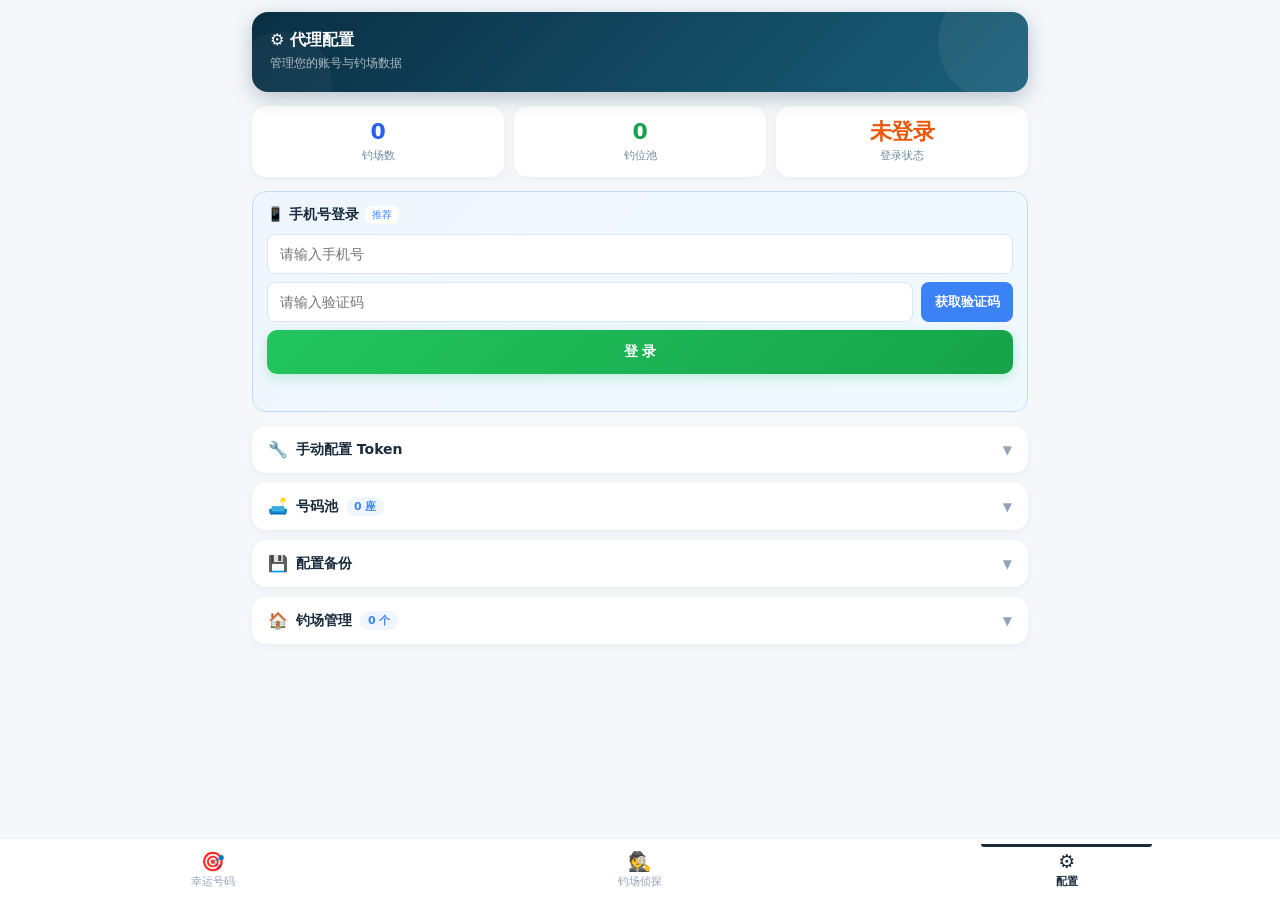
<file: app/src/main/assets/pages/config.html>
<!DOCTYPE html>
<html lang="zh-CN">
<head>
    <meta charset="UTF-8">
    <meta name="viewport" content="width=device-width,initial-scale=1.0,maximum-scale=1.0,user-scalable=no">
    <title>配置 - 渔榜助手</title>
    <style>
        * { margin: 0; padding: 0; box-sizing: border-box; font-family: system-ui, -apple-system, 'Segoe UI', Roboto, sans-serif; -webkit-tap-highlight-color: transparent; outline: none; }
        body { background: #f5f7fa; min-height: 100vh; display: flex; justify-content: center; align-items: flex-start; }
        .app-container { max-width: 800px; width: 100%; padding: 12px 12px 100px; }

        /* ============================================================ */
        /* 仪表盘顶栏 */
        /* ============================================================ */
        .dashboard-header {
            background: linear-gradient(135deg, #0a2f44, #1a5f7a);
            border-radius: 16px;
            padding: 18px 18px 20px;
            margin-bottom: 14px;
            box-shadow: 0 6px 20px rgba(10,47,68,0.25);
            position: relative;
            overflow: hidden;
        }
        .dashboard-header::before {
            content: '';
            position: absolute;
            top: -30px; right: -30px;
            width: 120px; height: 120px;
            border-radius: 50%;
            background: rgba(255,255,255,0.06);
        }
        .dashboard-header::after {
            content: '';
            position: absolute;
            bottom: -40px; left: -20px;
            width: 100px; height: 100px;
            border-radius: 50%;
            background: rgba(255,255,255,0.04);
        }
        .dashboard-header .greeting {
            color: #fff;
            font-size: 16px;
            font-weight: 700;
            margin-bottom: 4px;
            position: relative;
            z-index: 1;
        }
        .dashboard-header .sub-greeting {
            color: rgba(255,255,255,0.65);
            font-size: 12px;
            position: relative;
            z-index: 1;
        }

        /* ============================================================ */
        /* 统计卡片 */
        /* ============================================================ */
        .stats-grid {
            display: grid;
            grid-template-columns: repeat(3, 1fr);
            gap: 10px;
            margin-bottom: 14px;
        }
        .stat-card {
            background: #fff;
            border-radius: 14px;
            padding: 14px 10px;
            text-align: center;
            box-shadow: 0 2px 8px rgba(0,0,0,0.05);
            transition: transform .15s;
        }
        .stat-card:active { transform: scale(0.97); }
        .stat-card .stat-num {
            font-size: 22px;
            font-weight: 800;
            line-height: 1.1;
            letter-spacing: -0.5px;
        }
        .stat-card .stat-label {
            font-size: 11px;
            color: #6b8ba0;
            margin-top: 4px;
        }
        .stat-card.blue .stat-num { color: #2563eb; }
        .stat-card.green .stat-num { color: #16a34a; }
        .stat-card.orange .stat-num { color: #ea580c; }
        .stat-card.gray .stat-num { color: #64748b; }

        /* ============================================================ */
        /* 用户信息条（已登录时显示） */
        /* ============================================================ */
        .user-bar {
            background: #fff;
            border-radius: 14px;
            padding: 12px 14px;
            margin-bottom: 14px;
            box-shadow: 0 2px 8px rgba(0,0,0,0.05);
            display: flex;
            align-items: center;
            gap: 12px;
        }
        .user-bar .avatar {
            width: 44px; height: 44px;
            border-radius: 50%;
            background: linear-gradient(135deg, #3b82f6, #2563eb);
            display: flex; align-items: center; justify-content: center;
            color: #fff; font-size: 20px;
            flex-shrink: 0;
            overflow: hidden;
        }
        .user-bar .avatar img {
            width: 100%; height: 100%;
            object-fit: cover;
        }
        .user-bar .user-meta {
            flex: 1; min-width: 0;
        }
        .user-bar .user-meta .name {
            font-size: 15px; font-weight: 700; color: #1a2b3c;
            white-space: nowrap; overflow: hidden; text-overflow: ellipsis;
        }
        .user-bar .user-meta .account {
            font-size: 12px; color: #8a99aa;
            font-family: monospace;
            margin-top: 2px;
        }
        .user-bar .btn-logout {
            background: #fef2f2;
            color: #dc2626;
            border: 1px solid #fecaca;
            border-radius: 8px;
            padding: 8px 14px;
            font-size: 13px;
            font-weight: 600;
            cursor: pointer;
            min-height: 36px;
            flex-shrink: 0;
        }
        .user-bar .btn-logout:active { background: #fee2e2; }

        /* ============================================================ */
        /* 登录区 */
        /* ============================================================ */
        .login-card {
            background: linear-gradient(135deg, #eff6ff, #f0f9ff);
            border: 1.5px solid #bfdbfe;
            border-radius: 14px;
            padding: 14px;
            margin-bottom: 14px;
        }
        .login-card .login-head {
            display: flex;
            justify-content: space-between;
            align-items: center;
            margin-bottom: 10px;
        }
        .login-card .login-title {
            font-size: 13.5px;
            font-weight: 700;
            color: #1a2b3c;
            display: flex; align-items: center; gap: 6px;
        }
        .login-card .login-title .tag {
            font-size: 10px;
            font-weight: 500;
            color: #3b82f6;
            background: #fff;
            padding: 2px 7px;
            border-radius: 6px;
        }
        .login-card .login-row {
            display: flex;
            gap: 8px;
            margin-bottom: 8px;
        }
        .login-card .login-row:last-child { margin-bottom: 0; }
        .login-card input {
            flex: 1;
            min-width: 0;
            padding: 9px 12px;
            border: 1px solid #dce4ec;
            border-radius: 8px;
            font-size: 14px;
            background: #fff;
            outline: none;
            color: #1a2b3c;
            min-height: 40px;
        }
        .login-card input:focus {
            border-color: #3b82f6;
            box-shadow: 0 0 0 3px rgba(59,130,246,0.1);
        }
        .login-card .btn-send-sms {
            padding: 0 12px;
            border: none;
            border-radius: 8px;
            background: #3b82f6;
            color: #fff;
            font-weight: 600;
            font-size: 12.5px;
            cursor: pointer;
            white-space: nowrap;
            min-height: 40px;
            min-width: 92px;
        }
        .login-card .btn-send-sms:active { opacity: 0.85; }
        .login-card .btn-send-sms:disabled { opacity: 0.5; cursor: not-allowed; }
        .login-card .btn-login {
            width: 100%;
            padding: 11px;
            border: none;
            border-radius: 10px;
            background: linear-gradient(135deg, #22c55e, #16a34a);
            color: #fff;
            font-weight: 700;
            font-size: 14px;
            cursor: pointer;
            min-height: 44px;
            box-shadow: 0 4px 12px rgba(34,197,94,0.25);
            transition: transform .12s;
        }
        .login-card .btn-login:active { transform: scale(0.97); }
        .login-card .btn-login:disabled { opacity: 0.5; cursor: not-allowed; transform: none; box-shadow: none; }
        .login-card .login-status {
            margin-top: 8px;
            font-size: 12px;
            color: #67798c;
            text-align: center;
            min-height: 15px;
        }
        .login-card .login-status.error { color: #dc2626; }
        .login-card .login-status.success { color: #16a34a; }

        /* ============================================================ */
        /* 折叠区块 */
        /* ============================================================ */
        .section-fold {
            background: #fff;
            border-radius: 14px;
            margin-bottom: 10px;
            box-shadow: 0 2px 8px rgba(0,0,0,0.05);
            overflow: hidden;
        }
        .section-fold .fold-head {
            display: flex;
            justify-content: space-between;
            align-items: center;
            padding: 14px 16px;
            cursor: pointer;
            user-select: none;
            transition: background .2s ease;
        }
        .section-fold .fold-head:active { background: #f8fafc; }
        .section-fold .fold-title {
            font-size: 14px;
            font-weight: 700;
            color: #1a2b3c;
            display: flex;
            align-items: center;
            gap: 8px;
        }
        .section-fold .fold-title .icon { font-size: 16px; }
        .section-fold .fold-title .badge {
            font-size: 11px;
            color: #3b82f6;
            background: #eff6ff;
            padding: 2px 8px;
            border-radius: 10px;
            font-weight: 600;
        }
        .section-fold .fold-arrow {
            color: #94a3b8;
            font-size: 12px;
            transition: transform .35s cubic-bezier(.22,.61,.36,1);
        }
        .section-fold .fold-arrow.open { transform: rotate(180deg); }
        .section-fold .fold-body {
            max-height: 0;
            overflow: hidden;
            transition: max-height .35s cubic-bezier(.22,.61,.36,1), padding .35s cubic-bezier(.22,.61,.36,1);
            padding: 0 16px;
        }
        .section-fold .fold-body.open { padding: 0 16px 16px; }

        /* ============================================================ */
        /* 表单 */
        /* ============================================================ */
        .field { margin-bottom: 14px; }
        .field label { display: block; font-size: 13px; font-weight: 600; color: #334455; margin-bottom: 6px; }
        .field textarea,
        .field input {
            width: 100%;
            padding: 10px 12px;
            border: 1px solid #dce4ec;
            border-radius: 8px;
            font-size: 13px;
            font-family: monospace;
            background: #f8fafc;
            min-height: 42px;
            resize: vertical;
            outline: none;
            color: #1a2b3c;
        }
        .field textarea:focus,
        .field input:focus { border-color: #3b82f6; background: #fff; }
        .field .hint { font-size: 11px; color: #8a99aa; margin-top: 5px; }

        .actions { display: flex; gap: 8px; flex-wrap: wrap; margin-top: 6px; }
        .actions button {
            padding: 10px 16px;
            border-radius: 8px;
            border: none;
            font-weight: 600;
            font-size: 13px;
            cursor: pointer;
            flex: 1;
            min-width: 80px;
            min-height: 44px;
            transition: opacity .2s, background .2s;
        }
        .actions .btn-save { background: #3b82f6; color: #fff; }
        .actions .btn-save.saved { background: #22c55e; }
        .actions .btn-save.failed { background: #ef4444; }
        .actions .btn-test { background: #22c55e; color: #fff; }
        .actions button:active { opacity: 0.85; }
        .actions button:disabled { opacity: 0.5; cursor: not-allowed; }

        /* 状态提示 */
        .status-msg { margin-top: 12px; padding: 9px 12px; border-radius: 8px; font-size: 12.5px; display: none; }
        .status-msg.success { display: block; background: #e6f7ed; color: #1a7a44; animation: statusFadeIn .3s ease; }
        .status-msg.error { display: block; background: #fde8e8; color: #b33a3a; animation: statusFadeIn .3s ease; }
        .status-msg.info { display: block; background: #e3edf7; color: #1a5f7a; animation: statusFadeIn .3s ease; }
        @keyframes statusFadeIn {
            from { opacity: 0; transform: translateY(-4px); }
            to { opacity: 1; transform: translateY(0); }
        }

        .btn-row { display: flex; gap: 8px; flex-wrap: wrap; }
        .btn-row button {
            flex: 1;
            min-width: 120px;
            padding: 11px 16px;
            border-radius: 8px;
            border: none;
            font-weight: 600;
            font-size: 13px;
            cursor: pointer;
            min-height: 44px;
            color: #fff;
            transition: background .2s, opacity .2s;
        }
        .btn-row .btn-auto-venues { background: #8b5cf6; }
        .btn-row .btn-refresh-pool { background: #f59e0b; }
        .btn-row .btn-export { background: #0ea5e9; }
        .btn-row .btn-export.ok { background: #22c55e; }
        .btn-row .btn-export.fail { background: #ef4444; }
        .btn-row .btn-import { background: #14b8a6; }
        .btn-row button:disabled { opacity: 0.5; cursor: not-allowed; }
        .btn-row button:active:not(:disabled) { opacity: 0.85; }

        /* 【新增】推送到服务器按钮 */
        .btn-push-server {
            width: 100%;
            padding: 12px 16px;
            border-radius: 10px;
            border: none;
            font-weight: 700;
            font-size: 14px;
            cursor: pointer;
            min-height: 48px;
            color: #fff;
            background: linear-gradient(135deg, #ec4899, #db2777);
            box-shadow: 0 4px 12px rgba(236,72,153,0.25);
            transition: transform .12s, opacity .2s;
            display: flex;
            align-items: center;
            justify-content: center;
            gap: 6px;
        }
        .btn-push-server:active:not(:disabled) { transform: scale(0.97); }
        .btn-push-server:disabled { opacity: 0.5; cursor: not-allowed; transform: none; box-shadow: none; }
        .btn-push-server.ok { background: linear-gradient(135deg, #22c55e, #16a34a); box-shadow: 0 4px 12px rgba(34,197,94,0.25); }
        .btn-push-server.fail { background: linear-gradient(135deg, #ef4444, #dc2626); box-shadow: 0 4px 12px rgba(239,68,68,0.25); }

        .block-hint { font-size: 11px; color: #8a99aa; margin-top: 8px; line-height: 1.5; }

        /* ============================================================ */
        /* 钓场管理 */
        /* ============================================================ */
        .venue-mgr-add { display: flex; flex-direction: column; gap: 8px; margin-bottom: 12px; }
        .venue-mgr-add input {
            width: 100%;
            padding: 10px 12px;
            border: 1px solid #dce4ec;
            border-radius: 8px;
            font-size: 13px;
            background: #f8fafc;
            min-height: 44px;
        }
        .venue-mgr-add .btn-add {
            align-self: flex-end;
            background: #22c55e;
            color: #fff;
            border: none;
            border-radius: 8px;
            padding: 9px 22px;
            font-weight: 600;
            font-size: 13px;
            cursor: pointer;
            min-height: 44px;
        }
        .btn-pick-from-orders {
            background: linear-gradient(135deg, #8b5cf6, #7c3aed);
            color: #fff;
            border: none;
            border-radius: 8px;
            padding: 11px 16px;
            font-weight: 600;
            font-size: 13px;
            cursor: pointer;
            min-height: 44px;
            margin-bottom: 12px;
            width: 100%;
            display: flex;
            align-items: center;
            justify-content: center;
            gap: 6px;
        }
        .btn-pick-from-orders:active { transform: scale(0.97); }
        .btn-pick-from-orders:disabled { opacity: 0.5; cursor: not-allowed; transform: none; }

        .venue-mgr-list { display: flex; flex-direction: column; gap: 6px; max-height: 40vh; overflow-y: auto; }
        .venue-mgr-item {
            background: #f8fafc;
            border-radius: 8px;
            padding: 12px 14px;
            display: flex;
            justify-content: space-between;
            align-items: center;
        }
        .venue-mgr-item .info { display: flex; flex-direction: column; gap: 2px; flex: 1; min-width: 0; }
        .venue-mgr-item .info .name { font-weight: 600; color: #1a2b3c; font-size: 14px; }
        .venue-mgr-item .info .order-id { color: #8a99aa; font-size: 11px; font-family: monospace; }
        .venue-mgr-item .btn-del {
            background: #ef4444;
            color: #fff;
            border: none;
            border-radius: 6px;
            padding: 6px 14px;
            font-size: 12px;
            font-weight: 600;
            cursor: pointer;
            min-height: 36px;
        }
        .venue-mgr-empty, .venue-mgr-loading { text-align: center; padding: 20px; color: #8a99aa; font-size: 13px; }

        /* ============================================================ */
        /* 订单选择弹层 */
        /* ============================================================ */
        .order-picker-overlay {
            position: fixed; inset: 0;
            background: rgba(8,15,25,0.55);
            backdrop-filter: blur(4px);
            -webkit-backdrop-filter: blur(4px);
            z-index: 2500;
            display: flex;
            align-items: flex-end;
            justify-content: center;
            opacity: 0;
            transition: opacity .25s ease;
            pointer-events: none;
        }
        .order-picker-overlay.show { opacity: 1; pointer-events: auto; }
        .order-picker-panel {
            background: #fff;
            border-radius: 22px 22px 0 0;
            width: 100%;
            max-width: 560px;
            max-height: 78vh;
            display: flex;
            flex-direction: column;
            transform: translateY(100%);
            transition: transform .32s cubic-bezier(.32,.72,0,1);
            padding: 8px 0 0;
        }
        .order-picker-overlay.show .order-picker-panel { transform: translateY(0); }
        .order-picker-panel .sheet-handle {
            width: 38px; height: 5px;
            border-radius: 3px;
            background: #e2e8f0;
            margin: 6px auto 12px;
            flex-shrink: 0;
        }
        .order-picker-panel .panel-title {
            display: flex; justify-content: space-between; align-items: center;
            padding: 0 20px 12px;
            border-bottom: 1px solid #eef2f6;
            font-size: 15px; font-weight: 700; color: #1a2b3c;
            flex-shrink: 0;
        }
        .order-picker-panel .panel-title .close-x {
            background: #f1f5f9; border: none; color: #64748b;
            width: 30px; height: 30px; border-radius: 50%;
            font-size: 16px; cursor: pointer;
            display: flex; align-items: center; justify-content: center;
        }
        .order-picker-panel .order-list {
            flex: 1;
            overflow-y: auto;
            padding: 10px 16px 24px;
            -webkit-overflow-scrolling: touch;
        }
        .order-picker-panel .order-item {
            background: #f8fafc;
            border-radius: 10px;
            padding: 12px 14px;
            margin-bottom: 8px;
            cursor: pointer;
            display: flex;
            justify-content: space-between;
            align-items: center;
            gap: 10px;
            border: 1.5px solid transparent;
            transition: all .15s;
        }
        .order-picker-panel .order-item:active { background: #eef2f6; transform: scale(0.98); }
        .order-picker-panel .order-item.already { background: #f0fdf4; border-color: #86efac; }
        .order-picker-panel .order-item .info { flex: 1; min-width: 0; }
        .order-picker-panel .order-item .name {
            font-weight: 600; font-size: 14px; color: #1a2b3c;
            white-space: nowrap; overflow: hidden; text-overflow: ellipsis;
        }
        .order-picker-panel .order-item .meta {
            font-size: 11px; color: #8a99aa; margin-top: 3px;
            font-family: monospace;
            white-space: nowrap; overflow: hidden; text-overflow: ellipsis;
        }
        .order-picker-panel .order-item .status-tag {
            font-size: 11px; font-weight: 600;
            padding: 3px 8px;
            border-radius: 6px;
            flex-shrink: 0;
        }
        .order-picker-panel .order-item.already .status-tag { background: #22c55e; color: #fff; }
        .order-picker-panel .order-item:not(.already) .status-tag { background: #3b82f6; color: #fff; }
        .order-picker-panel .empty, .order-picker-panel .loading {
            text-align: center; padding: 40px 20px; color: #8a99aa; font-size: 13px;
        }
        .order-picker-panel .loading .spinner {
            width: 28px; height: 28px;
            border: 3px solid #e0e8f0;
            border-top-color: #3b82f6;
            border-radius: 50%;
            animation: spin .8s linear infinite;
            margin: 0 auto 12px;
        }
        @keyframes spin { to { transform: rotate(360deg); } }

        /* ============================================================ */
        /* 底部导航 */
        /* ============================================================ */
        .bottom-nav {
            position: fixed; bottom: 0; left: 0; right: 0;
            background: #fff;
            border-top: 1px solid #eef2f6;
            display: flex;
            justify-content: space-around;
            align-items: center;
            height: 62px;
            z-index: 999;
        }
        .bottom-nav .tab {
            flex: 1;
            display: flex;
            flex-direction: column;
            align-items: center;
            justify-content: center;
            gap: 2px;
            padding: 6px 0;
            color: #94a3b8;
            font-size: 11px;
            font-weight: 500;
            text-decoration: none;
            position: relative;
        }
        .bottom-nav .tab .tab-icon { font-size: 19px; line-height: 1.2; }
        .bottom-nav .tab.active .tab-icon,
        .bottom-nav .tab.active .tab-label { color: #1a2b3c; }
        .bottom-nav .tab.active .tab-label { font-weight: 600; }
        .bottom-nav .tab.active::after {
            content: '';
            position: absolute;
            top: 0; left: 30%; right: 30%;
            height: 3px;
            background: #1a2b3c;
            border-radius: 0 0 3px 3px;
        }
    </style>
</head>
<body>
<div class="app-container">

    <!-- 顶部仪表盘 -->
    <div class="dashboard-header">
        <div class="greeting" id="dashboardGreeting">⚙️ 代理配置</div>
        <div class="sub-greeting" id="dashboardSubGreeting">管理您的账号与钓场数据</div>
    </div>

    <!-- 统计卡片 -->
    <div class="stats-grid">
        <div class="stat-card blue">
            <div class="stat-num" id="statVenues">0</div>
            <div class="stat-label">钓场数</div>
        </div>
        <div class="stat-card green">
            <div class="stat-num" id="statSeats">0</div>
            <div class="stat-label">钓位池</div>
        </div>
        <div class="stat-card orange">
            <div class="stat-num" id="statStatus">-</div>
            <div class="stat-label">登录状态</div>
        </div>
    </div>

    <!-- 用户信息条（已登录时显示） -->
    <div class="user-bar" id="userBar" style="display:none;">
        <div class="avatar" id="userAvatar">👤</div>
        <div class="user-meta">
            <div class="name" id="userName">-</div>
            <div class="account" id="userAccount">-</div>
        </div>
        <button class="btn-logout" onclick="logout()">退出</button>
    </div>

    <!-- 登录卡片（未登录时显示） -->
    <div class="login-card" id="loginCard">
        <div class="login-head">
            <div class="login-title">
                📱 手机号登录
                <span class="tag">推荐</span>
            </div>
        </div>
        <div class="login-row">
            <input id="loginMobile" type="tel" maxlength="11" placeholder="请输入手机号" inputmode="numeric" />
        </div>
        <div class="login-row">
            <input id="loginSmsCode" type="tel" maxlength="6" placeholder="请输入验证码" inputmode="numeric" />
            <button class="btn-send-sms" id="btnSendSms" onclick="onSendSms()">获取验证码</button>
        </div>
        <button class="btn-login" id="btnSmsLogin" onclick="onSmsLogin()">登 录</button>
        <div class="login-status" id="loginStatus"></div>
    </div>

    <!-- 手动 Token 配置 -->
    <div class="section-fold" id="foldManual">
        <div class="fold-head" onclick="toggleFold('foldManual')">
            <div class="fold-title">
                <span class="icon">🔧</span>
                <span>手动配置 Token</span>
            </div>
            <span class="fold-arrow" id="foldManualArrow">▼</span>
        </div>
        <div class="fold-body" id="foldManualBody">
            <div class="field">
                <label>Token</label>
                <textarea id="tokenInput" placeholder="Bearer ... 或直接粘贴 token" rows="3"></textarea>
                <div class="hint">登录成功后自动填入。也可手动复制 Authorization 头的完整值</div>
            </div>

            <div class="field">
                <label>UUID</label>
                <input id="uuidInput" placeholder="任意非空字符串即可" />
                <div class="hint">测试表明此字段不能为空，内容无实际校验</div>
            </div>

            <div class="actions">
                <button class="btn-save" id="btnSaveConfig" onclick="saveConfig()">保存配置</button>
                <button class="btn-test" onclick="testConfig()">测试连接</button>
            </div>
            <div id="configStatus" class="status-msg"></div>
        </div>
    </div>

    <!-- 号码池 -->
    <div class="section-fold" id="foldPool">
        <div class="fold-head" onclick="toggleFold('foldPool')">
            <div class="fold-title">
                <span class="icon">🛋️</span>
                <span>号码池</span>
                <span class="badge" id="poolBadge">0 个</span>
            </div>
            <span class="fold-arrow" id="foldPoolArrow">▼</span>
        </div>
        <div class="fold-body" id="foldPoolBody">
            <div class="btn-row">
                <button class="btn-auto-venues" id="btnAutoVenues" onclick="autoGenerateVenues()">自动生成钓场库</button>
                <button class="btn-refresh-pool" id="btnRefreshPool" onclick="refreshSeatMap()">刷新号码池</button>
            </div>

            <!-- 【新增】推送到服务器 -->
            <button class="btn-push-server" id="btnPushServer" onclick="pushToServer()" style="margin-top:10px;">
                <span>📡</span>
                <span id="btnPushServerText">推送到服务器（同步监控列表）</span>
            </button>
            <div class="block-hint">点击后把当前钓场列表 + 账号信息推送给服务器。以后钓场有变动（增删）再点一次即可，不用每次打开侦探页都推。</div>

            <div id="poolStatus" class="status-msg"></div>
        </div>
    </div>

    <!-- 配置备份 -->
    <div class="section-fold" id="foldBackup">
        <div class="fold-head" onclick="toggleFold('foldBackup')">
            <div class="fold-title">
                <span class="icon">💾</span>
                <span>配置备份</span>
            </div>
            <span class="fold-arrow" id="foldBackupArrow">▼</span>
        </div>
        <div class="fold-body" id="foldBackupBody">
            <div class="btn-row">
                <button class="btn-export" id="btnExport" onclick="exportConfig()">导出配置</button>
                <button class="btn-import" id="btnImport" onclick="importConfig()">导入配置</button>
            </div>
            <div class="block-hint">导出后文件保存在手机「下载」目录；导入时从系统文件选择器选择 JSON 文件。</div>
            <div id="backupStatus" class="status-msg"></div>
        </div>
    </div>

    <!-- 钓场管理 -->
    <div class="section-fold" id="foldVenues">
        <div class="fold-head" onclick="toggleFold('foldVenues')">
            <div class="fold-title">
                <span class="icon">🏠️</span>
                <span>钓场管理</span>
                <span class="badge" id="venueCount">0 个</span>
            </div>
            <span class="fold-arrow" id="foldVenuesArrow">▼</span>
        </div>
        <div class="fold-body" id="foldVenuesBody">
            <button class="btn-pick-from-orders" id="btnPickFromOrders" onclick="openOrderPicker()">
                <span>📋</span>
                <span>从我的订单中选择</span>
            </button>

            <div class="venue-mgr-add">
                <input id="venueNameInput" placeholder="钓场名称（手动输入）" />
                <input id="venueOrderIdInput" placeholder="订单 ID（手动输入）" />
                <button class="btn-add" onclick="addVenue()">添加</button>
            </div>
            <div class="venue-mgr-list" id="venueMgrList">
                <div class="venue-mgr-loading">加载中...</div>
            </div>
        </div>
    </div>

</div>

<!-- 订单选择弹层 -->
<div class="order-picker-overlay" id="orderPickerOverlay">
    <div class="order-picker-panel">
        <div class="sheet-handle"></div>
        <div class="panel-title">
            <span>选择钓场（从订单）</span>
            <button class="close-x" onclick="closeOrderPicker()">✕</button>
        </div>
        <div class="order-list" id="orderPickerList">
            <div class="loading"><div class="spinner"></div>加载中...</div>
        </div>
    </div>
</div>

<!-- 导入配置：浏览器回退用（AndroidBridge 不可用时才会用到） -->
<input type="file" id="__fallbackImportFile" accept="application/json,.json" style="display:none;">

<div class="bottom-nav">
    <a class="tab" href="lucky.html"><span class="tab-icon">🎯</span><span class="tab-label">幸运号码</span></a>
    <a class="tab" href="detective.html"><span class="tab-icon">🕵️</span><span class="tab-label">钓场侦探</span></a>
    <a class="tab active" href="config.html"><span class="tab-icon">⚙️</span><span class="tab-label">配置</span></a>
</div>

<script src="../assets/common.js"></script>
<script>
// ============================================================
// 【新增】服务器地址（与侦探页保持一致）
// ============================================================
var REMAIN_SERVER_HOST = 'https://zhenniubi.de5.net';

// ============================================================
// 折叠区块
// ============================================================
var _foldStates = {};

function toggleFold(foldId) {
    var body = document.getElementById(foldId + 'Body');
    var arrow = document.getElementById(foldId + 'Arrow');
    if (!body || !arrow) return;

    if (_foldStates[foldId]) {
        body.style.maxHeight = body.scrollHeight + 'px';
        body.offsetHeight;
        body.style.maxHeight = '0px';
        body.classList.remove('open');
        arrow.classList.remove('open');
        _foldStates[foldId] = false;
    } else {
        body.style.maxHeight = body.scrollHeight + 'px';
        body.classList.add('open');
        arrow.classList.add('open');
        _foldStates[foldId] = true;
    }
}

function openFold(foldId) {
    if (_foldStates[foldId]) return;
    toggleFold(foldId);
}

// ============================================================
// 顶部仪表盘刷新
// ============================================================
function refreshDashboard() {
    var token = loadData('token', '');
    var name = loadData('user_name', '');
    var account = loadData('user_account', '');
    var avatar = loadData('user_avatar', '');

    var greetingEl = document.getElementById('dashboardGreeting');
    var subEl = document.getElementById('dashboardSubGreeting');

    if (token && name) {
        greetingEl.textContent = '👋 ' + name;
        subEl.textContent = account || '已登录';
    } else {
        greetingEl.textContent = '⚙️ 代理配置';
        subEl.textContent = '管理您的账号与钓场数据';
    }

    var userBar = document.getElementById('userBar');
    var loginCard = document.getElementById('loginCard');

    if (token && (name || account)) {
        userBar.style.display = 'flex';
        loginCard.style.display = 'none';
        document.getElementById('userName').textContent = name || '已登录';
        document.getElementById('userAccount').textContent = account || '';

        var avatarEl = document.getElementById('userAvatar');
        if (avatar) {
            avatarEl.innerHTML = '<img src="' + escapeHtml(avatar) + '" alt="" onerror="this.style.display=\'none\'">';
        } else {
            avatarEl.innerHTML = '👤';
        }

        document.getElementById('statStatus').textContent = '✓';
        document.getElementById('statStatus').style.color = '#16a34a';
    } else {
        userBar.style.display = 'none';
        loginCard.style.display = 'block';
        document.getElementById('statStatus').textContent = '未登录';
        document.getElementById('statStatus').style.color = '#ea580c';
    }

    var venues = loadVenuesFromLocal() || [];
    document.getElementById('statVenues').textContent = venues.length;
    document.getElementById('venueCount').textContent = venues.length + ' 个';

    var seatMap = loadSeatMapFromLocal() || {};
    var totalSeats = 0;
    for (var k in seatMap) {
        if (typeof seatMap[k] === 'object') {
            totalSeats += Object.keys(seatMap[k]).length;
        }
    }
    document.getElementById('statSeats').textContent = totalSeats;
    document.getElementById('poolBadge').textContent = totalSeats + ' 座';
}

// ============================================================
// 手机号登录
// ============================================================
var smsCountdown = 0;
var smsTimer = null;

function setLoginStatus(msg, type) {
    var el = document.getElementById('loginStatus');
    if (!el) return;
    el.textContent = msg;
    el.className = 'login-status' + (type ? ' ' + type : '');
}

async function onSendSms() {
    var mobile = document.getElementById('loginMobile').value.trim();
    if (!/^1\d{10}$/.test(mobile)) {
        setLoginStatus('请输入正确的 11 位手机号', 'error');
        return;
    }
    if (smsCountdown > 0) return;

    var btn = document.getElementById('btnSendSms');
    btn.disabled = true;
    btn.textContent = '发送中...';
    setLoginStatus('正在发送验证码...', '');

    var token = loadData('token', '');
    var uuid = loadData('uuid', '');
    if (window.AndroidBridge && window.AndroidBridge.setAuth) {
        window.AndroidBridge.setAuth(token || '', uuid || '');
    }

    try {
        var result = await callApi('/v2/commonApi/sendLoginCaptcha', 'POST', { mobile: mobile });
        if (result.code === '000') {
            setLoginStatus('✅ 验证码已发送，请查收短信', 'success');
            smsCountdown = 60;
            btn.textContent = smsCountdown + 's';
            smsTimer = setInterval(function() {
                smsCountdown--;
                if (smsCountdown <= 0) {
                    clearInterval(smsTimer);
                    smsTimer = null;
                    btn.disabled = false;
                    btn.textContent = '获取验证码';
                } else {
                    btn.textContent = smsCountdown + 's';
                }
            }, 1000);
        } else {
            setLoginStatus('发送失败: ' + (result.msg || '未知错误'), 'error');
            btn.disabled = false;
            btn.textContent = '获取验证码';
        }
    } catch(e) {
        setLoginStatus('发送异常: ' + e.message, 'error');
        btn.disabled = false;
        btn.textContent = '获取验证码';
    }
}

async function onSmsLogin() {
    var mobile = document.getElementById('loginMobile').value.trim();
    var smsCode = document.getElementById('loginSmsCode').value.trim();

    if (!/^1\d{10}$/.test(mobile)) {
        setLoginStatus('请输入正确的 11 位手机号', 'error');
        return;
    }
    if (!smsCode) {
        setLoginStatus('请输入短信验证码', 'error');
        return;
    }

    var btn = document.getElementById('btnSmsLogin');
    btn.disabled = true;
    btn.textContent = '登录中...';
    setLoginStatus('正在登录...', '');

    var uuid = loadData('uuid', '');
    if (window.AndroidBridge && window.AndroidBridge.setAuth) {
        window.AndroidBridge.setAuth('', uuid || '');
    }

    try {
        var result = await callApi('/v2/userApi/auth/smsCodeLogin', 'POST', {
            account: mobile,
            sms_code: smsCode,
            user_type: 'app'
        });

        if (result.code === '000' && result.data && result.data.token) {
            var token = result.data.token;
            var userInfo = result.data;

            saveData('token', token);
            saveData('user_name', userInfo.name || '');
            saveData('user_account', userInfo.account || '');
            saveData('user_avatar', userInfo.avatar || '');
            saveData('user_id', userInfo.user_id || '');

            document.getElementById('tokenInput').value = token;

            if (window.AndroidBridge && window.AndroidBridge.setAuth) {
                window.AndroidBridge.setAuth(token, uuid || '');
            }

            setLoginStatus('✅ 登录成功', 'success');
            refreshDashboard();
        } else {
            setLoginStatus('登录失败: ' + (result.msg || '验证码错误或已过期'), 'error');
        }
    } catch(e) {
        setLoginStatus('登录异常: ' + e.message, 'error');
    } finally {
        btn.disabled = false;
        btn.textContent = '登 录';
    }
}

// ============================================================
// 退出登录
// ============================================================
function logout() {
    appConfirm('确定要退出登录吗？', { danger: true, okText: '退出' }).then(function(ok) {
        if (!ok) return;
        saveData('token', '');
        saveData('user_name', '');
        saveData('user_account', '');
        saveData('user_avatar', '');
        saveData('user_id', '');
        if (window.AndroidBridge && window.AndroidBridge.setAuth) {
            window.AndroidBridge.setAuth('', loadData('uuid', ''));
        }
        document.getElementById('tokenInput').value = '';
        document.getElementById('loginMobile').value = '';
        document.getElementById('loginSmsCode').value = '';
        setLoginStatus('', '');
        setStatusMsg('', '');
        refreshDashboard();
    });
}

// ============================================================
// 配置保存与测试
// ============================================================
function setStatusMsg(msg, type) {
    var el = document.getElementById('configStatus');
    if (!el) return;
    el.className = 'status-msg ' + (type || '');
    el.textContent = msg;
}

function saveConfig() {
    var btn = document.getElementById('btnSaveConfig');
    var token = document.getElementById('tokenInput').value.trim();
    var uuid = document.getElementById('uuidInput').value.trim();

    if (!token || !uuid) {
        setStatusMsg('❌ Token 和 UUID 不能为空', 'error');
        btn.classList.add('failed');
        btn.textContent = '❌ 保存失败';
        setTimeout(function() {
            btn.classList.remove('failed');
            btn.textContent = '保存配置';
        }, 1500);
        return;
    }

    saveData('token', token);
    saveData('uuid', uuid);

    if (window.AndroidBridge && window.AndroidBridge.setAuth) {
        window.AndroidBridge.setAuth(token, uuid);
        btn.classList.add('saved');
        btn.textContent = '✅ 已保存';
        setStatusMsg('✅ 配置已保存到本地，并已同步到运行环境', 'success');
        refreshDashboard();
        setTimeout(function() {
            btn.classList.remove('saved');
            btn.textContent = '保存配置';
        }, 1500);
        setTimeout(function() {
            setStatusMsg('', '');
        }, 3000);
    } else {
        setStatusMsg('⚠️ 已保存到本地，但 AndroidBridge 不可用', 'info');
        btn.classList.add('saved');
        btn.textContent = '✅ 已保存';
        setTimeout(function() {
            btn.classList.remove('saved');
            btn.textContent = '保存配置';
        }, 1500);
        setTimeout(function() {
            setStatusMsg('', '');
        }, 3000);
    }
}

async function testConfig() {
    var token = document.getElementById('tokenInput').value.trim();
    var uuid = document.getElementById('uuidInput').value.trim();
    if (!token || !uuid) {
        setStatusMsg('❌ 请先填写 Token 和 UUID', 'error');
        return;
    }
    if (!window.AndroidBridge) {
        setStatusMsg('❌ AndroidBridge 未注入', 'error');
        return;
    }
    setStatusMsg('⏳ 测试中...', 'info');
    saveData('token', token);
    saveData('uuid', uuid);
    if (window.AndroidBridge.setAuth) {
        window.AndroidBridge.setAuth(token, uuid);
    }
    try {
        var result = await callApi('/v2/userApi/order/getMyTicketOrderList?tab=10&page=1&limit=20', 'GET');
        if (result.code === '000') {
            setStatusMsg('✅ 测试成功，Token 和 UUID 有效', 'success');
        } else {
            setStatusMsg('❌ 测试失败: ' + (result.msg || 'Token 无效'), 'error');
        }
    } catch(e) {
        setStatusMsg('❌ 测试异常: ' + e.message, 'error');
    }
}

// ============================================================
// 钓场管理
// ============================================================
function loadVenuesFromLocal() {
    try {
        if (window.AndroidBridge && window.AndroidBridge.loadVenues) {
            var json = window.AndroidBridge.loadVenues();
            if (json && json !== '[]') return JSON.parse(json);
        }
        var stored = loadData('venues_data', '');
        if (stored) return JSON.parse(stored);
    } catch(e) {}
    return null;
}

function saveVenuesToLocal(venues) {
    var json = JSON.stringify(venues);
    if (window.AndroidBridge && window.AndroidBridge.saveVenues) {
        window.AndroidBridge.saveVenues(json);
    }
    saveData('venues_data', json);
    refreshDashboard();
}

async function loadVenueList() {
    var listEl = document.getElementById('venueMgrList');
    listEl.innerHTML = '<div class="venue-mgr-loading">加载中...</div>';
    var venues = loadVenuesFromLocal();
    if (venues === null) {
        try {
            var resp = await fetch('venues.json');
            venues = await resp.json();
            saveVenuesToLocal(venues);
        } catch(e) {
            venues = [];
        }
    }
    renderVenueList(venues);
    refreshDashboard();
}

function renderVenueList(venues) {
    var listEl = document.getElementById('venueMgrList');
    var countEl = document.getElementById('venueCount');
    countEl.textContent = venues.length + ' 个';
    if (!venues || venues.length === 0) {
        listEl.innerHTML = '<div class="venue-mgr-empty">暂无钓场</div>';
        return;
    }
    var html = '';
    venues.forEach(function(v) {
        html += '<div class="venue-mgr-item">' +
            '<div class="info">' +
                '<span class="name">' + escapeHtml(v.name) + '</span>' +
                '<span class="order-id">ID: ' + escapeHtml(v.order_id) + '</span>' +
            '</div>' +
            '<button class="btn-del" onclick="deleteVenue(' + v.id + ')">删除</button>' +
        '</div>';
    });
    listEl.innerHTML = html;
}

async function addVenue() {
    var nameInput = document.getElementById('venueNameInput');
    var orderIdInput = document.getElementById('venueOrderIdInput');
    var name = nameInput.value.trim();
    var order_id = orderIdInput.value.trim();
    if (!name || !order_id) {
        await appAlert('请填写完整的钓场名称和订单 ID');
        return;
    }
    var venues = loadVenuesFromLocal() || [];
    if (venues.some(function(v) { return v.order_id === order_id; })) {
        await appAlert('该订单 ID 已存在，请勿重复添加');
        return;
    }
    var maxId = venues.reduce(function(max, v) { return Math.max(max, v.id || 0); }, 0);
    venues.push({ id: maxId + 1, name: name, order_id: order_id, enabled: true, sort: maxId + 1, remark: '' });
    saveVenuesToLocal(venues);
    nameInput.value = '';
    orderIdInput.value = '';
    renderVenueList(venues);
}

async function deleteVenue(id) {
    var ok = await appConfirm('确定要删除该钓场吗？此操作不可撤销', { danger: true, okText: '删除' });
    if (!ok) return;
    var venues = loadVenuesFromLocal() || [];
    venues = venues.filter(function(v) { return v.id !== id; });
    saveVenuesToLocal(venues);
    renderVenueList(venues);
}

// ============================================================
// 从订单列表中选择钓场
// ============================================================
var _orderPickerList = [];

async function openOrderPicker() {
    var overlay = document.getElementById('orderPickerOverlay');
    var listEl = document.getElementById('orderPickerList');

    overlay.classList.add('show');
    listEl.innerHTML = '<div class="loading"><div class="spinner"></div>正在加载订单...</div>';

    var token = loadData('token', '');
    var uuid = loadData('uuid', '');
    if (!token || !uuid) {
        listEl.innerHTML = '<div class="empty">请先登录或配置 Token</div>';
        return;
    }
    if (window.AndroidBridge && window.AndroidBridge.setAuth) {
        window.AndroidBridge.setAuth(token, uuid);
    }

    try {
        var firstPage = await callApi('/v2/userApi/order/getMyTicketOrderList?tab=10&page=1&limit=50', 'GET');
        if (firstPage.code !== '000') {
            listEl.innerHTML = '<div class="empty">加载失败: ' + escapeHtml(firstPage.msg || '未知错误') + '</div>';
            return;
        }

        var totalCount = (firstPage.data && firstPage.data.count) || 0;
        var totalPages = Math.ceil(totalCount / 50);
        if (totalPages === 0) totalPages = 1;

        var orders = (firstPage.data && firstPage.data.list) || [];

        for (var page = 2; page <= totalPages; page++) {
            listEl.innerHTML = '<div class="loading"><div class="spinner"></div>加载中... ' + page + '/' + totalPages + '</div>';
            try {
                var pageResult = await callApi('/v2/userApi/order/getMyTicketOrderList?tab=10&page=' + page + '&limit=50', 'GET');
                if (pageResult.code === '000' && pageResult.data && pageResult.data.list) {
                    orders = orders.concat(pageResult.data.list);
                }
            } catch(e) {
                console.warn('第 ' + page + ' 页加载失败', e);
            }
        }

        var seen = {};
        var uniqueOrders = [];
        orders.forEach(function(o) {
            var pid = o.product_id;
            if (!pid || seen[pid]) return;
            seen[pid] = true;
            uniqueOrders.push(o);
        });

        uniqueOrders.forEach(function(o) {
            var venueName = '';
            if (o.merchant_model && o.merchant_model.mer_name) {
                venueName = o.merchant_model.mer_name;
            } else if (o.order_ticket_item && o.order_ticket_item.product_info && o.order_ticket_item.product_info.title) {
                venueName = o.order_ticket_item.product_info.title;
            }
            o._venueName = venueName || '未知钓场';
        });

        var existingVenues = loadVenuesFromLocal() || [];
        var existingOrderIds = {};
        existingVenues.forEach(function(v) { existingOrderIds[String(v.order_id)] = true; });

        _orderPickerList = uniqueOrders;

        if (uniqueOrders.length === 0) {
            listEl.innerHTML = '<div class="empty">没有找到任何订单</div>';
            return;
        }

        var html = '';
        uniqueOrders.forEach(function(o, idx) {
            var already = existingOrderIds[String(o.order_id)];
            html += '<div class="order-item ' + (already ? 'already' : '') + '" data-idx="' + idx + '">' +
                '<div class="info">' +
                    '<div class="name">' + escapeHtml(o._venueName) + '</div>' +
                    '<div class="meta">订单ID: ' + escapeHtml(o.order_id) + '</div>' +
                '</div>' +
                '<span class="status-tag">' + (already ? '已添加' : '添加') + '</span>' +
            '</div>';
        });
        listEl.innerHTML = html;

        listEl.querySelectorAll('.order-item').forEach(function(el) {
            el.addEventListener('click', function() {
                var idx = parseInt(el.getAttribute('data-idx'), 10);
                if (isNaN(idx)) return;
                pickOrder(idx);
            });
        });

    } catch(e) {
        listEl.innerHTML = '<div class="empty">加载异常: ' + escapeHtml(e.message || '') + '</div>';
    }
}

async function pickOrder(idx) {
    var order = _orderPickerList[idx];
    if (!order) return;

    var venueName = order._venueName;
    var orderId = String(order.order_id);

    var venues = loadVenuesFromLocal() || [];
    if (venues.some(function(v) { return String(v.order_id) === orderId; })) {
        await appAlert('该订单 ID 已存在，无需重复添加');
        return;
    }

    var maxId = venues.reduce(function(max, v) { return Math.max(max, v.id || 0); }, 0);
    venues.push({
        id: maxId + 1,
        name: venueName,
        order_id: orderId,
        enabled: true,
        sort: maxId + 1,
        remark: ''
    });
    saveVenuesToLocal(venues);
    renderVenueList(venues);

    await openOrderPicker();
}

function closeOrderPicker() {
    document.getElementById('orderPickerOverlay').classList.remove('show');
}

document.getElementById('orderPickerOverlay').addEventListener('click', function(e) {
    if (e.target === this) closeOrderPicker();
});

// ============================================================
// 导出配置（已修复：自动展开折叠区 + 弹窗提示）
// ============================================================
async function exportConfig() {
    openFold('foldBackup');

    var btn = document.getElementById('btnExport');
    var statusEl = document.getElementById('backupStatus');

    btn.disabled = true;
    btn.textContent = '导出中...';
    statusEl.className = 'status-msg info';
    statusEl.textContent = '正在打包配置...';

    try {
        var venuesJson = '[]';
        var seatMapJson = '{}';

        if (window.AndroidBridge && window.AndroidBridge.loadVenues) {
            venuesJson = window.AndroidBridge.loadVenues() || '[]';
        } else {
            venuesJson = loadData('venues_data', '[]') || '[]';
        }

        if (window.AndroidBridge && window.AndroidBridge.loadSeatMap) {
            seatMapJson = window.AndroidBridge.loadSeatMap() || '{}';
        } else {
            seatMapJson = localStorage.getItem('seat_map_data') || '{}';
        }

        var config = {
            _meta: {
                exportTime: new Date().toISOString(),
                version: '1.0'
            },
            venues: JSON.parse(venuesJson || '[]'),
            seatMap: JSON.parse(seatMapJson || '{}')
        };

        var filename = 'fishing-config-' + Date.now() + '.json';
        var content = JSON.stringify(config, null, 2);

        if (window.AndroidBridge && window.AndroidBridge.exportConfig) {
            var result = window.AndroidBridge.exportConfig(content, filename);

            if (!result) {
                statusEl.className = 'status-msg error';
                statusEl.textContent = '导出失败：原生方法没有返回结果';
                btn.classList.add('fail');
                await appAlert('导出失败：原生方法没有返回结果', { title: '❌ 导出失败' });
            } else if (String(result).indexOf('ERROR') === 0) {
                statusEl.className = 'status-msg error';
                statusEl.textContent = '导出失败: ' + result;
                btn.classList.add('fail');
                await appAlert('导出失败：\n' + result, { title: '❌ 导出失败' });
            } else {
                statusEl.className = 'status-msg success';
                statusEl.textContent = '✅ 导出成功，文件已保存到: ' + result;
                btn.classList.add('ok');
                await appAlert('导出成功！\n文件已保存到：\n' + result, { title: '✅ 导出完成' });
            }
        } else {
            var blob = new Blob([content], { type: 'application/json' });
            var url = URL.createObjectURL(blob);
            var a = document.createElement('a');
            a.href = url;
            a.download = filename;
            document.body.appendChild(a);
            a.click();
            document.body.removeChild(a);
            setTimeout(function() { URL.revokeObjectURL(url); }, 1000);

            statusEl.className = 'status-msg success';
            statusEl.textContent = '✅ 导出成功（浏览器下载）: ' + filename;
            btn.classList.add('ok');
            await appAlert('导出成功（浏览器下载）\n文件名：' + filename, { title: '✅ 导出完成' });
        }
    } catch(e) {
        statusEl.className = 'status-msg error';
        statusEl.textContent = '导出异常: ' + e.message;
        btn.classList.add('fail');
        await appAlert('导出异常：\n' + e.message, { title: '❌ 导出失败' });
    } finally {
        btn.disabled = false;
        btn.textContent = '导出配置';

        setTimeout(function() {
            btn.classList.remove('ok', 'fail');
        }, 3000);

        setTimeout(function() {
            if (statusEl.textContent && (statusEl.textContent.indexOf('✅') === 0 || statusEl.textContent.indexOf('导出失败') === 0)) {
                statusEl.className = 'status-msg';
                statusEl.textContent = '';
            }
        }, 5000);
    }
}

// ============================================================
// 导入配置（已修复：自动展开折叠区 + 弹窗提示 + 浏览器回退）
// ============================================================
var importPending = false;

function importConfig() {
    openFold('foldBackup');

    var statusEl = document.getElementById('backupStatus');

    if (window.AndroidBridge && window.AndroidBridge.pickFileForImport) {
        importPending = true;
        statusEl.className = 'status-msg info';
        statusEl.textContent = '请选择要导入的配置文件...';
        window.AndroidBridge.pickFileForImport();
        return;
    }

    var fileInput = document.getElementById('__fallbackImportFile');
    fileInput.value = '';
    fileInput.onchange = function() {
        var file = fileInput.files && fileInput.files[0];
        if (!file) {
            statusEl.className = 'status-msg error';
            statusEl.textContent = '未选择文件';
            return;
        }
        var reader = new FileReader();
        reader.onload = function(ev) {
            window._onImportFileSelected(ev.target.result);
        };
        reader.onerror = function() {
            statusEl.className = 'status-msg error';
            statusEl.textContent = '读取文件失败';
        };
        reader.readAsText(file);
    };
    fileInput.click();
}

window._onImportFileSelected = async function(content) {
    openFold('foldBackup');

    var statusEl = document.getElementById('backupStatus');

    if (window.AndroidBridge && window.AndroidBridge.pickFileForImport && !importPending) return;
    importPending = false;

    if (!content || content === '') {
        statusEl.className = 'status-msg error';
        statusEl.textContent = '未选择文件或文件内容为空';
        await appAlert('未选择文件或文件内容为空', { title: '❌ 导入失败' });
        return;
    }

    try {
        var config = JSON.parse(content);
        if (!config.venues && !config.seatMap) {
            statusEl.className = 'status-msg error';
            statusEl.textContent = '文件格式不正确（缺少 venues 或 seatMap）';
            await appAlert('文件格式不正确\n（缺少 venues 或 seatMap）', { title: '❌ 导入失败' });
            return;
        }

        var ok = await appConfirm('将覆盖当前的钓场列表和号码池，确定导入？', { danger: true, okText: '覆盖导入' });
        if (!ok) {
            statusEl.className = 'status-msg info';
            statusEl.textContent = '已取消导入';
            return;
        }

        if (config.venues) {
            var venuesJson = JSON.stringify(config.venues);
            if (window.AndroidBridge && window.AndroidBridge.saveVenues) {
                window.AndroidBridge.saveVenues(venuesJson);
            }
            saveData('venues_data', venuesJson);
        }
        if (config.seatMap) {
            var seatMapJson = JSON.stringify(config.seatMap);
            if (window.AndroidBridge && window.AndroidBridge.saveSeatMap) {
                window.AndroidBridge.saveSeatMap(seatMapJson);
            }
            localStorage.setItem('seat_map_data', seatMapJson);
        }

        loadVenueList();

        statusEl.className = 'status-msg success';
        statusEl.textContent = '✅ 导入成功！钓场: ' + (config.venues ? config.venues.length : 0) + ' 个，号码池已覆盖';
        await appAlert(
            '导入成功！\n钓场: ' + (config.venues ? config.venues.length : 0) + ' 个\n号码池已覆盖',
            { title: '✅ 导入完成' }
        );

        setTimeout(function() {
            if (statusEl.textContent && statusEl.textContent.indexOf('✅ 导入成功') === 0) {
                statusEl.className = 'status-msg';
                statusEl.textContent = '';
            }
        }, 5000);
    } catch(e) {
        statusEl.className = 'status-msg error';
        statusEl.textContent = '导入失败: ' + e.message;
        await appAlert('导入失败：\n' + e.message, { title: '❌ 导入失败' });
    }
};

// ============================================================
// 自动生成钓场库
// ============================================================
async function autoGenerateVenues() {
    var btn = document.getElementById('btnAutoVenues');
    var statusEl = document.getElementById('poolStatus');
    var token = loadData('token', '');
    var uuid = loadData('uuid', '');
    if (!token || !uuid) {
        statusEl.className = 'status-msg error';
        statusEl.textContent = '请先登录或配置 Token 和 UUID';
        return;
    }
    if (!window.AndroidBridge) {
        statusEl.className = 'status-msg error';
        statusEl.textContent = 'AndroidBridge 未注入';
        return;
    }
    var confirmed = await appConfirm('将根据历史订单重新生成钓场库，覆盖现有钓场列表，确定继续？', { okText: '继续' });
    if (!confirmed) return;

    if (window.AndroidBridge.setAuth) window.AndroidBridge.setAuth(token, uuid);
    btn.disabled = true;
    btn.textContent = '分析中...';
    statusEl.className = 'status-msg info';
    statusEl.textContent = '正在获取历史订单...';

    try {
        var firstPage = await callApi('/v2/userApi/order/getMyTicketOrderList?tab=10&page=1&limit=10', 'GET');
        if (firstPage.code !== '000') {
            throw new Error(firstPage.msg || '获取订单失败');
        }

        var totalCount = firstPage.data.count || 0;
        var totalPages = Math.ceil(totalCount / 10);
        if (totalPages === 0) totalPages = 1;

        statusEl.textContent = '共 ' + totalCount + ' 个订单，正在分析...';

        var venueMap = {};

        for (var page = 1; page <= totalPages; page++) {
            var pageResult;
            if (page === 1) {
                pageResult = firstPage;
            } else {
                pageResult = await callApi('/v2/userApi/order/getMyTicketOrderList?tab=10&page=' + page + '&limit=10', 'GET');
                if (pageResult.code !== '000') continue;
            }

            var orders = pageResult.data.list || [];
            for (var i = 0; i < orders.length; i++) {
                var order = orders[i];
                var productId = order.product_id;
                var orderId = order.order_id;
                if (!productId) continue;
                if (venueMap[productId]) continue;

                var venueName = null;
                if (order.merchant_model && order.merchant_model.mer_name) {
                    venueName = order.merchant_model.mer_name;
                } else if (order.order_ticket_item && order.order_ticket_item.product_info && order.order_ticket_item.product_info.title) {
                    venueName = order.order_ticket_item.product_info.title;
                }

                if (venueName) {
                    venueMap[productId] = {
                        name: venueName,
                        order_id: orderId
                    };
                }
            }

            statusEl.textContent = '分析中... ' + page + '/' + totalPages;
            await new Promise(function(r) { setTimeout(r, 200); });
        }

        var venues = [];
        var id = 1;
        for (var pid in venueMap) {
            venues.push({
                id: id++,
                name: venueMap[pid].name,
                order_id: venueMap[pid].order_id,
                enabled: true,
                sort: id,
                remark: ''
            });
        }

        if (venues.length === 0) {
            statusEl.className = 'status-msg error';
            statusEl.textContent = '没有找到任何钓场信息';
            return;
        }

        saveVenuesToLocal(venues);
        statusEl.className = 'status-msg success';
        statusEl.textContent = '已生成 ' + venues.length + ' 个钓场，正在刷新号码池...';

        renderVenueList(venues);

        await refreshSeatMap();

    } catch(e) {
        statusEl.className = 'status-msg error';
        statusEl.textContent = '生成失败: ' + e.message;
    } finally {
        btn.disabled = false;
        btn.textContent = '自动生成钓场库';
    }
}

// ============================================================
// 刷新号码池
// ============================================================
async function refreshSeatMap() {
    var btn = document.getElementById('btnRefreshPool');
    var statusEl = document.getElementById('poolStatus');
    var token = loadData('token', '');
    var uuid = loadData('uuid', '');
    if (!token || !uuid) {
        statusEl.className = 'status-msg error';
        statusEl.textContent = '请先登录或配置 Token 和 UUID';
        return;
    }
    if (!window.AndroidBridge) {
        statusEl.className = 'status-msg error';
        statusEl.textContent = 'AndroidBridge 未注入';
        return;
    }
    if (window.AndroidBridge.setAuth) window.AndroidBridge.setAuth(token, uuid);
    btn.disabled = true;
    btn.textContent = '刷新中...';
    statusEl.className = 'status-msg info';
    statusEl.textContent = '正在刷新号码池...';
    try {
        var venues = loadVenuesFromLocal() || [];
        if (venues.length === 0) {
            statusEl.className = 'status-msg error';
            statusEl.textContent = '钓场列表为空';
            btn.disabled = false;
            btn.textContent = '刷新号码池';
            return;
        }
        var seatMap = {};
        var totalSeats = 0;
        var totalVenues = 0;
        var failedVenues = [];
        for (var i = 0; i < venues.length; i++) {
            var venue = venues[i];
            try {
                var result = await callApi('/v2/userApi/ticketSeat/querySeatList?order_id=' + venue.order_id, 'GET');
                if (result.code === '000' && result.data && result.data.seat_list) {
                    var map = {};
                    result.data.seat_list.forEach(function(seat) {
                        map[seat.seat_number] = seat.product_ticket_seat_id;
                    });
                    seatMap[venue.name] = map;
                    totalSeats += result.data.seat_list.length;
                    totalVenues++;
                } else {
                    failedVenues.push(venue.name);
                }
            } catch(e) {
                failedVenues.push(venue.name);
            }
            await new Promise(function(r) { setTimeout(r, 500); });
        }
        var seatMapJson = JSON.stringify(seatMap);
        if (window.AndroidBridge && window.AndroidBridge.saveSeatMap) {
            window.AndroidBridge.saveSeatMap(seatMapJson);
        }
        localStorage.setItem('seat_map_data', seatMapJson);
        statusEl.className = 'status-msg success';
        statusEl.textContent = '号码池已刷新: ' + totalSeats + ' 个座位, ' + totalVenues + ' 个钓场' + (failedVenues.length > 0 ? ', 跳过: ' + failedVenues.join('、') : '');
        refreshDashboard();
    } catch(e) {
        statusEl.className = 'status-msg error';
        statusEl.textContent = '刷新失败: ' + e.message;
    } finally {
        btn.disabled = false;
        btn.textContent = '刷新号码池';
    }
}

// ============================================================
// 【新增】推送到服务器（手动触发）
// 把当前钓场列表 + token + uuid 推给服务器
// ============================================================
async function pushToServer() {
    var btn = document.getElementById('btnPushServer');
    var btnText = document.getElementById('btnPushServerText');
    var statusEl = document.getElementById('poolStatus');

    // 展开号码池折叠区，让状态提示可见
    openFold('foldPool');

    var token = loadData('token', '');
    var uuid = loadData('uuid', '');
    if (!token || !uuid) {
        statusEl.className = 'status-msg error';
        statusEl.textContent = '❌ 请先登录或配置 Token 和 UUID';
        return;
    }

    var venues = loadVenuesFromLocal() || [];
    if (venues.length === 0) {
        statusEl.className = 'status-msg error';
        statusEl.textContent = '❌ 钓场列表为空，无法推送';
        return;
    }

    var orderIds = venues.map(function(v) { return v.order_id; }).filter(function(id) { return !!id; });
    if (orderIds.length === 0) {
        statusEl.className = 'status-msg error';
        statusEl.textContent = '❌ 没有有效的订单 ID';
        return;
    }

    var confirmed = await appConfirm(
        '将推送 ' + orderIds.length + ' 个钓场到服务器，覆盖服务器上旧的监控列表。确定继续？',
        { okText: '推送' }
    );
    if (!confirmed) return;

    btn.disabled = true;
    btnText.textContent = '推送中...';
    statusEl.className = 'status-msg info';
    statusEl.textContent = '⏳ 正在推送到服务器...';

    try {
        var resp = await fetch(REMAIN_SERVER_HOST + '/sync-watch-list', {
            method: 'POST',
            headers: { 'Content-Type': 'application/json' },
            body: JSON.stringify({
                token: token,
                uuid: uuid,
                order_ids: orderIds
            })
        });
        var data = await resp.json();

        if (data && data.code === '000') {
            statusEl.className = 'status-msg success';
            statusEl.textContent = '✅ 推送成功！服务器已开始监控 ' + orderIds.length + ' 个钓场';
            btn.classList.add('ok');
            btnText.textContent = '✅ 推送成功';
            await appAlert(
                '推送成功！\n服务器已开始监控 ' + orderIds.length + ' 个钓场。\n\n以后钓场有变动再点一次即可。',
                { title: '✅ 推送完成', icon: '📡' }
            );
        } else {
            statusEl.className = 'status-msg error';
            statusEl.textContent = '❌ 推送失败: ' + (data && data.msg ? data.msg : '未知错误');
            btn.classList.add('fail');
            btnText.textContent = '❌ 推送失败';
        }
    } catch(e) {
        statusEl.className = 'status-msg error';
        statusEl.textContent = '❌ 推送异常: ' + e.message;
        btn.classList.add('fail');
        btnText.textContent = '❌ 推送异常';
    } finally {
        btn.disabled = false;

        setTimeout(function() {
            btn.classList.remove('ok', 'fail');
            btnText.textContent = '推送到服务器（同步监控列表）';
        }, 2500);

        setTimeout(function() {
            if (statusEl.textContent && (statusEl.textContent.indexOf('✅ 推送成功') === 0 || statusEl.textContent.indexOf('❌ 推送') === 0)) {
                statusEl.className = 'status-msg';
                statusEl.textContent = '';
            }
        }, 6000);
    }
}

// ============================================================
// 初始化
// ============================================================
(function initConfigPage() {
    var savedToken = loadData('token', '');
    var savedUuid = loadData('uuid', '');
    document.getElementById('tokenInput').value = savedToken;
    document.getElementById('uuidInput').value = savedUuid;

    if (!savedUuid) {
        var autoUuid = String(Date.now());
        document.getElementById('uuidInput').value = autoUuid;
        saveData('uuid', autoUuid);
    }

    if (savedToken) {
        if (window.AndroidBridge && window.AndroidBridge.setAuth) {
            window.AndroidBridge.setAuth(savedToken, loadData('uuid', ''));
        }
    }

    loadVenueList();
    refreshDashboard();

    // ⭐ 方案 B：pageshow 只在第一次刷新，之后切回来不再刷
    var _configShownOnce = false;
    window.addEventListener('pageshow', function() {
        if (_configShownOnce) return;
        _configShownOnce = true;
        refreshDashboard();
    });
})();
</script>
</body>
</html>
</file>
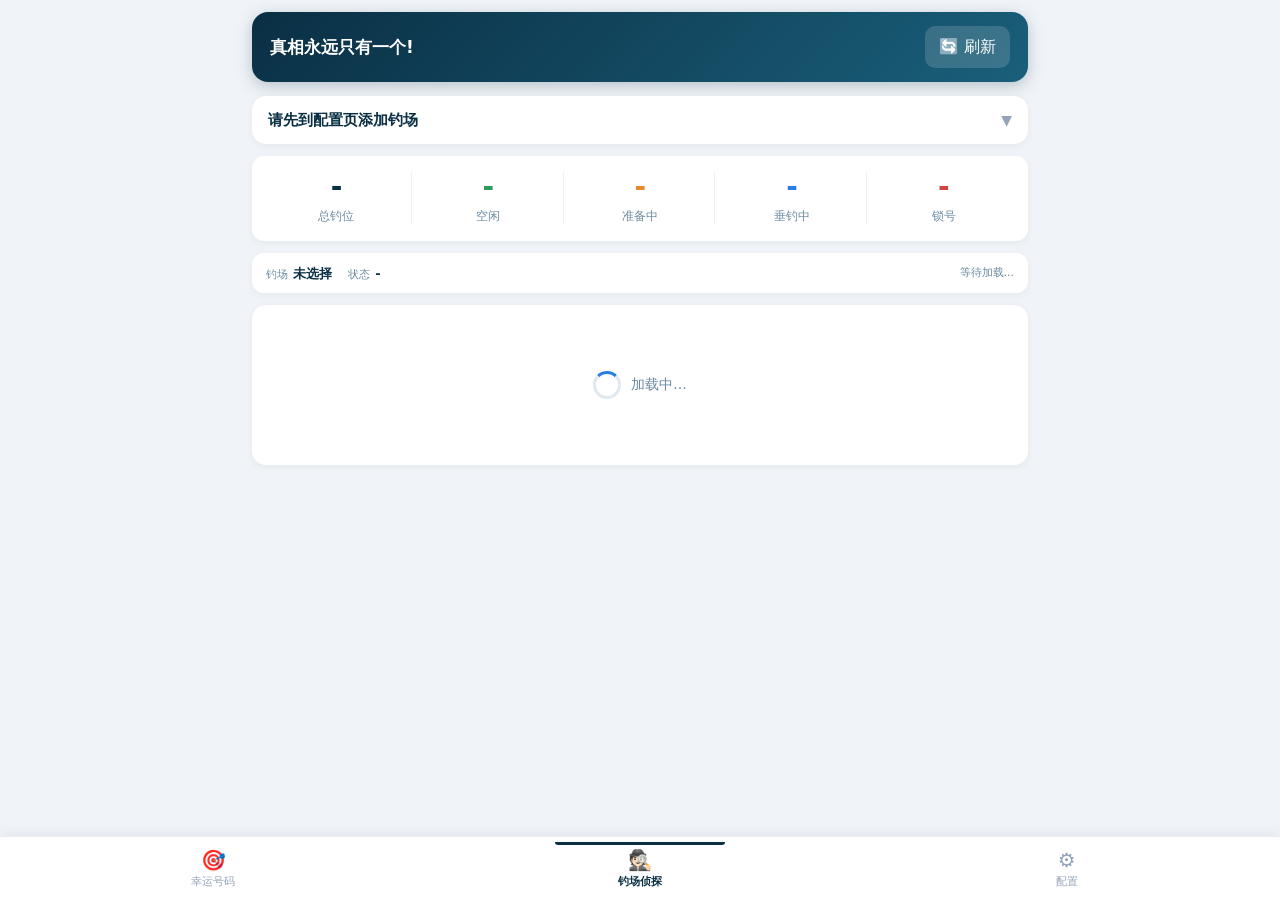
<file: app/src/main/assets/pages/detective.html>
<!DOCTYPE html>
<html lang="zh-CN">
<head>
    <meta charset="UTF-8">
    <meta name="viewport" content="width=device-width,initial-scale=1.0,maximum-scale=1.0,user-scalable=no">
    <title>钓场侦探 - 渔榜助手</title>
    <link rel="stylesheet" href="../assets/css/app.css">
    <style>
        .detective-container{background:transparent;padding:0}
        .header{background:linear-gradient(135deg,#0a2f44,#1a5f7a);border-radius:16px;padding:14px 18px;margin-bottom:14px;display:flex;flex-wrap:wrap;justify-content:space-between;align-items:center;gap:10px;box-shadow:0 4px 16px rgba(10,47,68,0.25)}
        .header h1{color:#fff;font-size:17px;font-weight:700}
        .header-controls{display:flex;flex-wrap:wrap;gap:6px;align-items:center;flex:1;justify-content:flex-end}
        .btn-refresh{background:rgba(255,255,255,0.15);color:#fff;border:none;border-radius:10px;padding:9px 14px;font-size:16px;cursor:pointer;min-height:42px;display:flex;align-items:center;justify-content:center;outline:none!important}
        .btn-refresh:active{background:rgba(255,255,255,0.25)}
        .btn-refresh:disabled{opacity:0.4;cursor:not-allowed}
        .venue-selector-trigger{background:#fff;border-radius:14px;padding:12px 16px;margin-bottom:12px;display:flex;justify-content:space-between;align-items:center;box-shadow:0 2px 8px rgba(0,0,0,0.05);cursor:pointer;touch-action:manipulation;min-height:48px}
        .venue-selector-trigger .selected-placeholder{color:#0a2f44;font-weight:600;font-size:15px}
        .venue-selector-trigger .arrow{color:#94a3b8;font-size:14px}
        .venue-selector-trigger:active{background:#f1f5f9}
        .venue-selector-overlay{display:none;position:fixed;top:0;left:0;width:100%;height:100%;background:rgba(8,15,25,0.55);backdrop-filter:blur(4px);-webkit-backdrop-filter:blur(4px);z-index:2000;justify-content:center;align-items:flex-end;padding:0}
        .venue-selector-overlay.show{display:flex}
        .venue-selector-modal{background:#fff;border-radius:26px 26px 0 0;padding:8px 20px calc(18px + env(safe-area-inset-bottom,0px));max-width:560px;width:100%;max-height:78vh;display:flex;flex-direction:column;box-shadow:0 -14px 40px rgba(0,0,0,0.25);transform:translateY(100%);animation:none;transition:transform .32s cubic-bezier(.32,.72,0,1);touch-action:none}
        .venue-selector-overlay.show .venue-selector-modal{transform:translateY(0)}
        .venue-selector-modal .sheet-handle{width:38px;height:5px;border-radius:3px;background:#e2e8f0;margin:6px auto 14px;flex-shrink:0}
        .venue-selector-modal .modal-title{font-size:16px;font-weight:700;color:#0a2f44;padding-bottom:14px;border-bottom:1px solid #eef2f6;display:flex;justify-content:space-between;align-items:center;flex-shrink:0}
        .venue-selector-modal .modal-title .close-btn{cursor:pointer;font-size:18px;color:#94a3b8;background:#f1f5f9;border:none;width:30px;height:30px;border-radius:50%;display:flex;align-items:center;justify-content:center;padding:0;outline:none!important}
        .venue-selector-modal .venue-list{overflow-y:auto;flex:1;padding-top:10px;-webkit-overflow-scrolling:touch;touch-action:pan-y;overscroll-behavior:contain}
        .venue-selector-modal .venue-item{padding:14px 16px;border-radius:14px;cursor:pointer;transition:background .15s,transform .1s;display:flex;justify-content:space-between;align-items:center;margin-bottom:6px;outline:none!important}
        .venue-selector-modal .venue-item:active{background:#eef2f6;transform:scale(.98)}
        .venue-selector-modal .venue-item .name{font-weight:500;color:#0a2f44;font-size:14.5px}
        .venue-selector-modal .venue-item .check{color:#22c55e;font-size:18px;display:none}
        .venue-selector-modal .venue-item.active .check{display:block}
        .venue-selector-modal .venue-item.active{background:#eef6ff}
        .venue-selector-modal .venue-empty{padding:30px 20px;text-align:center;color:#94a3b8;font-size:13px}

        .app-dialog-mask{position:fixed;inset:0;background:rgba(8,15,25,0.55);backdrop-filter:blur(6px);-webkit-backdrop-filter:blur(6px);z-index:3000;display:flex;align-items:center;justify-content:center;padding:30px;opacity:0;transition:opacity .2s ease}
        .app-dialog-mask.show{opacity:1}
        .app-dialog-card{background:#fff;border-radius:26px;width:100%;max-width:340px;padding:30px 24px 20px;text-align:center;box-shadow:0 24px 60px rgba(0,0,0,0.35);transform:translateY(24px) scale(.92);opacity:0;transition:transform .32s cubic-bezier(.34,1.56,.64,1),opacity .25s ease}
        .app-dialog-mask.show .app-dialog-card{transform:translateY(0) scale(1);opacity:1}
        .app-dialog-icon{width:56px;height:56px;border-radius:50%;display:flex;align-items:center;justify-content:center;font-size:26px;margin:0 auto 14px}
        .app-dialog-title{font-size:17px;font-weight:700;color:#0a2f44;margin-bottom:8px}
        .app-dialog-msg{font-size:13.5px;color:#67798c;line-height:1.65;margin-bottom:22px;white-space:pre-line;word-break:break-word}
        .app-dialog-btns{display:flex;gap:10px}
        .app-dialog-btn{flex:1;border:none;border-radius:14px;padding:13px 10px;font-size:14.5px;font-weight:700;cursor:pointer;min-height:46px;transition:transform .12s}
        .app-dialog-btn:active{transform:scale(.94)}
        .app-dialog-btn.primary{background:#3b82f6;color:#fff}
        .app-dialog-btn.danger{background:#ef4444;color:#fff}
        .app-dialog-btn.secondary{background:#eef2f6;color:#334455}

        .stats-bar{
            display:flex;
            align-items:center;
            justify-content:space-between;
            background:#fff;
            border-radius:12px;
            padding:14px 6px;
            margin-bottom:12px;
            box-shadow:0 2px 8px rgba(0,0,0,0.05);
            gap:2px;
        }
        .stats-bar .stat-item{
            flex:1;
            display:flex;
            flex-direction:column;
            align-items:center;
            justify-content:center;
            min-width:0;
            padding:0 2px;
            border-right:1px solid #eef2f6;
        }
        .stats-bar .stat-item:last-child{ border-right:none; }
        .stats-bar .stat-item .num{
            font-size:24px;
            font-weight:800;
            line-height:1.1;
            letter-spacing:-0.4px;
        }
        .stats-bar .stat-item .lbl{
            font-size:11px;
            color:#6b8ba0;
            margin-top:5px;
            white-space:nowrap;
        }
        .stats-bar .stat-item.total .num{ color:#0a2f44; }
        .stats-bar .stat-item.green .num{ color:#2b9c5c; }
        .stats-bar .stat-item.orange .num{ color:#e68a2e; }
        .stats-bar .stat-item.blue .num{ color:#2a7de1; }
        .stats-bar .stat-item.red .num{ color:#d14545; }

        .venue-banner{background:#fff;border-radius:12px;padding:10px 14px;margin-bottom:12px;display:flex;flex-wrap:wrap;justify-content:space-between;align-items:center;gap:6px;box-shadow:0 2px 8px rgba(0,0,0,0.05)}
        .venue-banner .info{display:flex;flex-wrap:wrap;gap:10px 16px;align-items:center}
        .venue-banner .info .label{color:#6b8ba0;font-size:11px}
        .venue-banner .info .value{font-weight:600;color:#0a2f44;font-size:13px}
        .venue-banner .update-time{color:#6b8ba0;font-size:11px;white-space:nowrap}

        .seat-grid{
            display:grid;
            grid-template-columns:repeat(auto-fill,minmax(68px,1fr));
            gap:10px;
            background:#fff;
            padding:16px 12px;
            border-radius:14px;
            min-height:100px;
            box-shadow:0 2px 8px rgba(0,0,0,0.05);
        }

        .seat-card{
            background: #fbfdff;
            border-radius: 12px;
            padding: 6px 3px 5px;
            text-align: center;
            position: relative;
            display: flex;
            flex-direction: column;
            align-items: center;
            justify-content: center;
            cursor: pointer;
            transition: transform .1s, box-shadow .15s, background .15s;
            min-height: 74px;
            border: 1.5px solid #d8e2ec;
        }
        .seat-card:active{ transform: scale(0.94); }

        .seat-card .seat-icon{
            width: 34px;
            height: 34px;
            display: block;
            flex-shrink: 0;
            object-fit: contain;
        }

        .seat-card .number{
            font-weight: 800;
            font-size: 12px;
            line-height: 1.2;
            margin-top: 2px;
            color: #33475a;
            letter-spacing: -0.2px;
        }

        /* 【新增】剩余时间 */
        .seat-card .remain-time{
            font-size: 10px;
            font-weight: 700;
            line-height: 1.1;
            margin-top: 1px;
            color: #f59e0b;
            letter-spacing: -0.2px;
        }
        .seat-card .remain-time.warning{
            color: #ef4444;
        }

        .seat-card.status-10{ border-color: #2b9c5c; background: #f4fbf7; }
        .seat-card.status-10 .number{ color: #1a6b3c; }

        .seat-card.status-20{ border-color: #e68a2e; background: #fffaf2; }
        .seat-card.status-20 .number{ color: #b45f1a; }

        .seat-card.status-40{ border-color: #2a7de1; background: #f4f9ff; }
        .seat-card.status-40 .number{ color: #1a5aa8; }

        .seat-card.status-50{ border-color: #d14545; background: #fff5f5; }
        .seat-card.status-50 .number{ color: #b52a2a; }

        .seat-card.status-0{ border-color: #c8d4e0; background: #fafcff; }
        .seat-card.status-0 .number{ color: #5a6a7a; }

        .loading-mask{display:flex;justify-content:center;align-items:center;min-height:120px;color:#6b8ba0;font-size:14px;gap:10px;grid-column:1/-1}
        .spinner{width:28px;height:28px;border:3px solid #e0e8f0;border-top-color:#2a7de1;border-radius:50%;animation:spin .8s linear infinite;flex-shrink:0}
        @keyframes spin{to{transform:rotate(360deg)}}
        .empty-state{text-align:center;padding:30px 16px;color:#6b8ba0;grid-column:1/-1}
        .empty-state .icon{font-size:36px;margin-bottom:6px}
        .error-state{text-align:center;padding:30px 16px;grid-column:1/-1}
        .error-state .icon{font-size:36px;margin-bottom:6px}
        .error-state .title{font-weight:600;color:#d14545;font-size:15px}
        .error-state .desc{color:#6b8ba0;font-size:13px;margin-top:4px}
        .bottom-nav{position:fixed;bottom:0;left:0;right:0;background:#ffffff;border-top:1px solid #e8edf4;display:flex;justify-content:space-around;align-items:center;height:64px;z-index:999;box-shadow:0 -2px 12px rgba(0,0,0,0.06)}
        .bottom-nav .tab{flex:1;display:flex;flex-direction:column;align-items:center;justify-content:center;gap:2px;padding:6px 0;cursor:pointer;touch-action:manipulation;border:none;background:transparent;color:#94a3b8;font-size:11px;font-weight:500;transition:color .2s;position:relative;outline:none!important;text-decoration:none}
        .bottom-nav .tab .tab-icon{font-size:20px;line-height:1.2;color:#94a3b8;transition:color .2s}
        .bottom-nav .tab .tab-label{color:#94a3b8;transition:color .2s}
        .bottom-nav .tab.active .tab-icon{color:#0a2f44}
        .bottom-nav .tab.active .tab-label{color:#0a2f44;font-weight:600}
        .bottom-nav .tab.active::after{content:'';position:absolute;top:0;left:30%;right:30%;height:3px;background:#0a2f44;border-radius:0 0 3px 3px}
        .bottom-nav .tab:active{transform:scale(0.92)}

        .pull-refresh-indicator {
            position: fixed;
            top: 0;
            left: 0;
            right: 0;
            height: 60px;
            display: flex;
            align-items: center;
            justify-content: center;
            gap: 8px;
            color: #6b8ba0;
            font-size: 13px;
            background: transparent;
            pointer-events: none;
            z-index: 900;
            transform: translateY(-60px);
            transition: transform .2s ease;
        }
        .pull-refresh-indicator.visible {
            transform: translateY(0);
        }
        .pull-refresh-indicator .spinner {
            width: 18px;
            height: 18px;
            border: 2px solid #e0e8f0;
            border-top-color: #2a7de1;
            border-radius: 50%;
            animation: spin .8s linear infinite;
            display: none;
        }
        .pull-refresh-indicator.loading .spinner {
            display: block;
        }
        .pull-refresh-indicator.loading .arrow {
            display: none;
        }
        .pull-refresh-indicator .arrow {
            font-size: 14px;
            transition: transform .2s ease;
        }
        .pull-refresh-indicator.ready .arrow {
            transform: rotate(180deg);
        }

        body.no-scroll {
            position: fixed;
            width: 100%;
            overflow: hidden;
        }

        @media(max-width:400px){
            .header{padding:12px 14px}
            .header h1{font-size:15px}
            .seat-grid{grid-template-columns:repeat(auto-fill,minmax(60px,1fr));padding:12px 8px;gap:8px}
            .seat-card{min-height:66px;padding:5px 2px 4px;border-radius:10px}
            .seat-card .seat-icon{width:30px;height:30px}
            .seat-card .number{font-size:11px}
            .seat-card .remain-time{font-size:9px}
            .stats-bar{padding:12px 4px;}
            .stats-bar .stat-item .num{font-size:20px;}
            .stats-bar .stat-item .lbl{font-size:10px;}
        }

        @media(min-width:600px){
            .seat-grid{grid-template-columns:repeat(auto-fill,minmax(80px,1fr));gap:12px;padding:20px 16px}
            .seat-card{min-height:86px;padding:8px 4px 6px}
            .seat-card .seat-icon{width:40px;height:40px}
            .seat-card .number{font-size:14px}
            .seat-card .remain-time{font-size:11px}
            .stats-bar{padding:16px 10px;}
            .stats-bar .stat-item .num{font-size:28px;}
            .stats-bar .stat-item .lbl{font-size:12px;}
        }
    </style>
</head>
<body>
<div class="pull-refresh-indicator" id="pullRefreshIndicator">
    <span class="arrow">↓</span>
    <div class="spinner"></div>
    <span class="text" id="pullRefreshText">下拉刷新</span>
</div>

<div class="app-container">
    <div class="page active" id="pageDetective">
        <div class="detective-container">
            <div class="header">
                <h1>真相永远只有一个!</h1>
                <div class="header-controls">
                    <button class="btn-refresh" id="refreshBtn" onclick="fetchVenueData()">🔄 刷新</button>
                </div>
            </div>

            <div class="venue-selector-trigger" id="venueTrigger">
                <span class="selected-placeholder" id="selectedVenueDisplay">请选择钓场</span>
                <span class="arrow">▼</span>
            </div>

            <div class="venue-selector-overlay" id="venueOverlay">
                <div class="venue-selector-modal" id="venueSheet">
                    <div class="sheet-handle" id="sheetHandle"></div>
                    <div class="modal-title">
                        <span>选择钓场</span>
                        <button class="close-btn" onclick="closeVenueSelector()">✕</button>
                    </div>
                    <div class="venue-list" id="venueList">
                        <div class="venue-empty">加载中...</div>
                    </div>
                </div>
            </div>

            <div class="stats-bar">
                <div class="stat-item total">
                    <div class="num" id="totalSeats">-</div>
                    <div class="lbl">总钓位</div>
                </div>
                <div class="stat-item green">
                    <div class="num" id="freeCount">-</div>
                    <div class="lbl">空闲</div>
                </div>
                <div class="stat-item orange">
                    <div class="num" id="preparingCount">-</div>
                    <div class="lbl">准备中</div>
                </div>
                <div class="stat-item blue">
                    <div class="num" id="usedCount">-</div>
                    <div class="lbl">垂钓中</div>
                </div>
                <div class="stat-item red">
                    <div class="num" id="lockedCount">-</div>
                    <div class="lbl">锁号</div>
                </div>
            </div>

            <div class="venue-banner">
                <div class="info">
                    <span><span class="label">钓场</span> <span class="value" id="venueName">未选择</span></span>
                    <span><span class="label">状态</span> <span class="value" id="venueStatus">-</span></span>
                </div>
                <span class="update-time" id="updateTime">等待加载...</span>
            </div>

            <div class="seat-grid" id="seatGrid">
                <div class="loading-mask"><div class="spinner"></div>加载中...</div>
            </div>
        </div>
    </div>
</div>

<div class="bottom-nav">
    <a class="tab" href="lucky.html">
        <span class="tab-icon">🎯</span>
        <span class="tab-label">幸运号码</span>
    </a>
    <a class="tab active" href="detective.html">
        <span class="tab-icon">🕵🏻</span>
        <span class="tab-label">钓场侦探</span>
    </a>
    <a class="tab" href="config.html">
        <span class="tab-icon">⚙️</span>
        <span class="tab-label">配置</span>
    </a>
</div>

<script src="../assets/common.js"></script>
<script>
// ============================================================
// 📱 原生 App 风格弹窗
// ============================================================
function appDialog(opts) {
    return new Promise(function(resolve) {
        var mask = document.createElement('div');
        mask.className = 'app-dialog-mask';
        var btnsHtml = '';
        opts.buttons.forEach(function(b, i) {
            btnsHtml += '<button class="app-dialog-btn ' + (b.type || 'secondary') + '" data-i="' + i + '">' + b.text + '</button>';
        });
        mask.innerHTML =
            '<div class="app-dialog-card">' +
                '<div class="app-dialog-icon" style="background:' + (opts.iconBg || '#e3edf7') + '">' + (opts.icon || '💬') + '</div>' +
                '<div class="app-dialog-title">' + opts.title + '</div>' +
                '<div class="app-dialog-msg">' + opts.message + '</div>' +
                '<div class="app-dialog-btns">' + btnsHtml + '</div>' +
            '</div>';
        document.body.appendChild(mask);
        requestAnimationFrame(function() { mask.classList.add('show'); });

        function close(val) {
            mask.classList.remove('show');
            setTimeout(function() { mask.remove(); }, 220);
            resolve(val);
        }
        mask.querySelectorAll('.app-dialog-btn').forEach(function(btn) {
            btn.addEventListener('click', function() {
                var idx = parseInt(btn.getAttribute('data-i'), 10);
                close(opts.buttons[idx].value);
            });
        });
    });
}

function appAlert(message, opts) {
    opts = opts || {};
    return appDialog({
        icon: opts.icon || '💡',
        iconBg: opts.iconBg || '#e3edf7',
        title: opts.title || '提示',
        message: message,
        buttons: [{ text: opts.okText || '知道了', type: 'primary', value: true }]
    });
}

// ============================================================
// 【新增】服务器地址（改成你的服务器 IP）
// ============================================================
var REMAIN_SERVER_HOST = 'https://zhenniubi.de5.net';

var VENUE_SEAT_LIMIT_BY_ORDER_ID = {
    '958279763949420544': 50,
};

var VENUES = [];
var SELECTED_VENUE_ID = null;
var STATUS_MAP = {
    10: { label: '空闲', css: 'status-10' },
    20: { label: '准备中', css: 'status-20' },
    40: { label: '垂钓中', css: 'status-40' },
    50: { label: '锁号', css: 'status-50' }
};

var ICON_MAP = {
    10: 'icons/seat-idle.svg',
    20: 'icons/seat-preparing.svg',
    40: 'icons/seat-fishing.svg',
    50: 'icons/seat-locked.svg'
};

var venueTrigger = document.getElementById('venueTrigger');
var venueOverlay = document.getElementById('venueOverlay');
var venueList = document.getElementById('venueList');
var selectedVenueDisplay = document.getElementById('selectedVenueDisplay');
var seatGrid = document.getElementById('seatGrid');
var totalSeats = document.getElementById('totalSeats');
var freeCount = document.getElementById('freeCount');
var preparingCount = document.getElementById('preparingCount');
var usedCount = document.getElementById('usedCount');
var lockedCount = document.getElementById('lockedCount');
var venueName = document.getElementById('venueName');
var venueStatus = document.getElementById('venueStatus');
var updateTime = document.getElementById('updateTime');

// ============================================================
// 🔒 弹层打开时锁定 body 滚动
// ============================================================
var _bodyScrollLockY = 0;

function lockBodyScroll() {
    _bodyScrollLockY = window.pageYOffset || document.documentElement.scrollTop || 0;
    document.body.style.top = '-' + _bodyScrollLockY + 'px';
    document.body.classList.add('no-scroll');
}

function unlockBodyScroll() {
    document.body.classList.remove('no-scroll');
    document.body.style.top = '';
    window.scrollTo(0, _bodyScrollLockY);
    _bodyScrollLockY = 0;
}

// ============================================================
// 📋 从本地读取钓场列表
// ============================================================
function loadVenuesFromLocal() {
    try {
        if (window.AndroidBridge && window.AndroidBridge.loadVenues) {
            var json = window.AndroidBridge.loadVenues();
            if (json && json !== '[]') return JSON.parse(json);
        }
        var stored = loadData('venues_data', '');
        if (stored) return JSON.parse(stored);
    } catch(e) {
        console.error('加载钓场失败:', e);
    }
    return null;
}

// ============================================================
// 【新增】从服务器拿剩余时间
// 返回：{ seat_number: remain_minutes }
// ============================================================
async function fetchRemainTime(orderId) {
    try {
        var resp = await fetch(REMAIN_SERVER_HOST + '/seat-status?order_id=' + orderId);
        var data = await resp.json();
        if (data.code === '000' && data.data && data.data.seats) {
            var map = {};
            data.data.seats.forEach(function(s) {
                if (s.remain_minutes !== null && s.remain_minutes !== undefined) {
                    map[s.seat_number] = s.remain_minutes;
                }
            });
            return map;
        }
    } catch(e) {
        console.warn('获取剩余时间失败:', e.message);
    }
    return {};
}

// ============================================================
// ⭐ 按 order_id 过滤座位
// ============================================================
function filterSeatsByVenue(sortedSeats, orderId) {
    var limit = VENUE_SEAT_LIMIT_BY_ORDER_ID[String(orderId)];
    if (limit && limit > 0 && sortedSeats.length > limit) {
        return sortedSeats.slice(0, limit);
    }
    return sortedSeats;
}

function openVenueSelector() {
    venueOverlay.classList.add('show');
    lockBodyScroll();
    renderVenueList2();
}

function closeVenueSelector() {
    venueOverlay.classList.remove('show');
    unlockBodyScroll();
}

function renderVenueList2() {
    if (!VENUES || VENUES.length === 0) {
        venueList.innerHTML = '<div class="venue-empty">暂无钓场数据</div>';
        return;
    }
    var html = '';
    VENUES.forEach(function(v) {
        var active = v.order_id === SELECTED_VENUE_ID ? 'active' : '';
        var safeName = escapeHtml(v.name || '');
        html += '<div class="venue-item ' + active + '" data-order-id="' + escapeHtml(v.order_id) + '">' +
            '<span class="name">' + safeName + '</span>' +
            '<span class="check">✓</span>' +
        '</div>';
    });
    venueList.innerHTML = html;
    venueList.querySelectorAll('.venue-item').forEach(function(el) {
        el.addEventListener('click', function() {
            var oid = el.getAttribute('data-order-id');
            if (oid) selectVenue2(oid);
        });
    });
}

function selectVenue2(orderId) {
    SELECTED_VENUE_ID = orderId;
    saveData('detective_selected_venue', orderId);
    var venue = null;
    for (var i = 0; i < VENUES.length; i++) {
        if (VENUES[i].order_id === orderId) {
            venue = VENUES[i];
            break;
        }
    }
    selectedVenueDisplay.textContent = venue ? venue.name : '已选择';
    selectedVenueDisplay.className = 'selected-name';
    closeVenueSelector();
    fetchVenueData();
}

venueTrigger.addEventListener('click', openVenueSelector);
venueOverlay.addEventListener('click', function(e) {
    if (e.target === this) closeVenueSelector();
});

// ============================================================
// 👆 底部弹层下拉手势关闭
// ============================================================
(function enableSheetDragToClose() {
    var sheet = document.getElementById('venueSheet');
    var handle = document.getElementById('sheetHandle');
    var startY = 0, currentY = 0, dragging = false;

    function onStart(e) {
        dragging = true;
        startY = (e.touches ? e.touches[0].clientY : e.clientY);
        sheet.style.transition = 'none';
    }
    function onMove(e) {
        if (!dragging) return;
        currentY = (e.touches ? e.touches[0].clientY : e.clientY) - startY;
        if (currentY < 0) currentY = 0;
        sheet.style.transform = 'translateY(' + currentY + 'px)';
    }
    function onEnd() {
        if (!dragging) return;
        dragging = false;
        sheet.style.transition = '';
        sheet.style.transform = '';
        if (currentY > 90) closeVenueSelector();
        currentY = 0;
    }
    handle.addEventListener('touchstart', onStart, { passive: true });
    handle.addEventListener('touchmove', onMove, { passive: true });
    handle.addEventListener('touchend', onEnd);
    handle.addEventListener('mousedown', onStart);
    document.addEventListener('mousemove', onMove);
    document.addEventListener('mouseup', onEnd);
})();

// ============================================================
// 📋 加载钓场列表（本地）
// ============================================================
async function loadVenues2() {
    var venues = loadVenuesFromLocal();

    if (venues === null) {
        try {
            var resp = await fetch('venues.json');
            venues = await resp.json();
            var json = JSON.stringify(venues);
            if (window.AndroidBridge && window.AndroidBridge.saveVenues) {
                window.AndroidBridge.saveVenues(json);
            }
            saveData('venues_data', json);
        } catch(e) {
            venues = [];
        }
    }

    VENUES = venues;

    if (VENUES.length > 0) {
        var savedVenueId = loadData('detective_selected_venue', '');
        var found = false;
        if (savedVenueId) {
            for (var i = 0; i < VENUES.length; i++) {
                if (VENUES[i].order_id === savedVenueId) {
                    found = true;
                    break;
                }
            }
        }
        SELECTED_VENUE_ID = found ? savedVenueId : VENUES[0].order_id;

        var selectedVenue = null;
        for (var j = 0; j < VENUES.length; j++) {
            if (VENUES[j].order_id === SELECTED_VENUE_ID) {
                selectedVenue = VENUES[j];
                break;
            }
        }
        selectedVenueDisplay.textContent = selectedVenue ? selectedVenue.name : VENUES[0].name;
        selectedVenueDisplay.className = 'selected-name';
        fetchVenueData();
    } else {
        selectedVenueDisplay.textContent = '请先到配置页添加钓场';
    }
}

// ============================================================
// 🎣 获取钓位数据
// ============================================================
var _fetching = false;
async function fetchVenueData() {
    if (_fetching) return;
    _fetching = true;

    var refreshBtn = document.getElementById('refreshBtn');
    refreshBtn.disabled = true;
    refreshBtn.textContent = '⏳';

    try {
        var token = loadData('token', '');
        var uuid = loadData('uuid', '');
        if (window.AndroidBridge && window.AndroidBridge.setAuth) {
            window.AndroidBridge.setAuth(token, uuid);
        }

        var venues = loadVenuesFromLocal();
        if (venues && venues.length > 0) {
            VENUES = venues;
            renderVenueList2();
            var stillExists = false;
            for (var i = 0; i < VENUES.length; i++) {
                if (VENUES[i].order_id === SELECTED_VENUE_ID) {
                    stillExists = true;
                    break;
                }
            }
            if (!stillExists && VENUES.length > 0) {
                SELECTED_VENUE_ID = VENUES[0].order_id;
                saveData('detective_selected_venue', SELECTED_VENUE_ID);
                selectedVenueDisplay.textContent = VENUES[0].name;
                selectedVenueDisplay.className = 'selected-name';
            }
        }

        var orderId = SELECTED_VENUE_ID;
        if (!orderId) {
            seatGrid.innerHTML = '<div class="empty-state"><div class="icon"></div><p>请选择钓场查看实时状态</p></div>';
            resetDetectiveStats();
            venueName.textContent = '未选择';
            venueStatus.textContent = '-';
            updateTime.textContent = '等待选择...';
            return;
        }

        seatGrid.innerHTML = '<div class="loading-mask"><div class="spinner"></div>加载中...</div>';

        // 1. 调官方接口拿座位状态
        var result = await callApi('/v2/userApi/ticketSeat/querySeatList?order_id=' + orderId, 'GET');

        if (result.code !== '000') {
            throw new Error(result.msg || '接口返回错误');
        }

        var seatList = result.data && result.data.seat_list ? result.data.seat_list : [];

        // 【新增】2. 调服务器接口拿剩余时间
        var remainMap = await fetchRemainTime(orderId);

        // 【新增】3. 把剩余时间挂到座位上
        seatList.forEach(function(s) {
            s._remainMinutes = remainMap[s.seat_number];
        });

        var venue = null;
        for (var k = 0; k < VENUES.length; k++) {
            if (VENUES[k].order_id === orderId) {
                venue = VENUES[k];
                break;
            }
        }
        renderSeats2(seatList);
        updateDetectiveStats2(seatList);
        updateVenueInfo2(venue ? venue.name : '未知钓场', result);
    } catch(error) {
        console.error('加载失败:', error);
        var errMsg = error.message || '请求失败';
        if (errMsg.indexOf('401') !== -1 || errMsg.indexOf('Token') !== -1) {
            seatGrid.innerHTML = '<div class="error-state"><div class="icon">🔑</div><div class="title">认证失败</div><div class="desc">请到"配置"页面更新 Token</div></div>';
        } else {
            seatGrid.innerHTML = '<div class="error-state"><div class="icon">⚠️</div><div class="title">加载失败</div><div class="desc">' + errMsg + '</div></div>';
        }
        resetDetectiveStats();
    } finally {
        _fetching = false;
        refreshBtn.disabled = false;
        refreshBtn.textContent = '🔄 刷新';
    }
}

// ============================================================
// 🎨 渲染钓位卡片
// ============================================================
function renderSeats2(seatList) {
    if (!Array.isArray(seatList) || seatList.length === 0) {
        seatGrid.innerHTML = '<div class="empty-state"><div class="icon">🏝️</div><p>暂无钓位数据</p></div>';
        return;
    }
    var sorted = seatList.slice().sort(function(a,b) { return (parseInt(a.seat_number)||0) - (parseInt(b.seat_number)||0); });

    sorted = filterSeatsByVenue(sorted, SELECTED_VENUE_ID);

    var html = '';
    sorted.forEach(function(seat) {
        var status = seat.status || 0;
        var statusInfo = STATUS_MAP[status] || { label: '未知', css: 'status-0' };
        var seatNum = seat.seat_number || '?';
        var iconSrc = ICON_MAP[status] || '';

        // 【新增】剩余时间显示
        var remainHtml = '';
        if (seat._remainMinutes !== undefined && seat._remainMinutes !== null) {
            var m = seat._remainMinutes;
            if (m > 0) {
                var h = Math.floor(m / 60);
                var mm = m % 60;
                var text;
                if (h > 0) {
                    text = h + 'h' + (mm > 0 ? mm : '');
                } else {
                    text = mm + '分';
                }
                var warningCls = m < 30 ? ' warning' : '';
                remainHtml = '<span class="remain-time' + warningCls + '">' + text + '</span>';
            } else {
                remainHtml = '<span class="remain-time warning">将结束</span>';
            }
        }

        html += '<div class="seat-card ' + statusInfo.css + '">' +
                    (iconSrc ? '<img class="seat-icon" src="' + iconSrc + '" alt="">' : '') +
                    '<span class="number">' + seatNum + '</span>' +
                    remainHtml +
                '</div>';
    });
    seatGrid.innerHTML = html;
}

function updateDetectiveStats2(seatList) {
    if (!Array.isArray(seatList)) { resetDetectiveStats(); return; }

    var sorted = seatList.slice().sort(function(a,b) {
        return (parseInt(a.seat_number)||0) - (parseInt(b.seat_number)||0);
    });
    sorted = filterSeatsByVenue(sorted, SELECTED_VENUE_ID);

    var free = 0, preparing = 0, used = 0, locked = 0;
    sorted.forEach(function(s) {
        var status = s.status || 0;
        if (status === 10) free++;
        else if (status === 20) preparing++;
        else if (status === 40) used++;
        else if (status === 50) locked++;
    });
    totalSeats.textContent = sorted.length;
    freeCount.textContent = free;
    preparingCount.textContent = preparing;
    usedCount.textContent = used;
    lockedCount.textContent = locked;
}

function resetDetectiveStats() {
    totalSeats.textContent = '-';
    freeCount.textContent = '-';
    preparingCount.textContent = '-';
    usedCount.textContent = '-';
    lockedCount.textContent = '-';
}

function updateVenueInfo2(name, data) {
    venueName.textContent = name || '未知';
    var statusCode = (data && data.data && data.data.status) ? data.data.status : (data ? data.status : undefined);
    var statusText = '-';
    if (statusCode === 70) statusText = '✅ 营业中';
    else if (statusCode) statusText = '状态 ' + statusCode;
    venueStatus.textContent = statusText;
    var now = new Date();
    var timeStr = now.getFullYear() + '-' + String(now.getMonth()+1).padStart(2,'0') + '-' + String(now.getDate()).padStart(2,'0') + ' ' + String(now.getHours()).padStart(2,'0') + ':' + String(now.getMinutes()).padStart(2,'0') + ':' + String(now.getSeconds()).padStart(2,'0');
    updateTime.textContent = '🕒 ' + timeStr;
}

// ============================================================
// 🔄 下拉刷新
// ============================================================
(function enablePullToRefresh() {
    var indicator = document.getElementById('pullRefreshIndicator');
    var textEl = document.getElementById('pullRefreshText');
    if (!indicator) return;

    var THRESHOLD = 60;
    var MAX_PULL = 100;
    var startY = 0;
    var currentY = 0;
    var isPulling = false;
    var isRefreshing = false;

    function getScrollTop() {
        return window.pageYOffset || document.documentElement.scrollTop || document.body.scrollTop || 0;
    }

    function isOverlayOpen() {
        return venueOverlay && venueOverlay.classList.contains('show');
    }

    function onTouchStart(e) {
        if (isRefreshing) return;
        if (isOverlayOpen()) return;
        if (getScrollTop() > 0) return;
        startY = e.touches[0].clientY;
        isPulling = true;
    }

    function onTouchMove(e) {
        if (!isPulling || isRefreshing) return;
        if (isOverlayOpen()) {
            isPulling = false;
            indicator.classList.remove('visible', 'ready');
            indicator.style.transform = '';
            return;
        }
        if (getScrollTop() > 0) {
            isPulling = false;
            indicator.classList.remove('visible', 'ready');
            indicator.style.transform = '';
            return;
        }

        currentY = e.touches[0].clientY - startY;
        if (currentY <= 0) {
            indicator.classList.remove('visible', 'ready');
            indicator.style.transform = '';
            return;
        }

        var pull = Math.min(currentY * 0.5, MAX_PULL);
        indicator.style.transform = 'translateY(' + (pull - 60) + 'px)';
        indicator.classList.add('visible');

        if (pull >= THRESHOLD) {
            indicator.classList.add('ready');
            textEl.textContent = '松开刷新';
        } else {
            indicator.classList.remove('ready');
            textEl.textContent = '下拉刷新';
        }

        if (e.cancelable) e.preventDefault();
    }

    function onTouchEnd() {
        if (!isPulling) return;
        isPulling = false;

        var pull = Math.min(currentY * 0.5, MAX_PULL);
        if (pull >= THRESHOLD && !isRefreshing) {
            isRefreshing = true;
            indicator.classList.add('visible', 'loading');
            indicator.classList.remove('ready');
            indicator.style.transform = 'translateY(0)';
            textEl.textContent = '刷新中...';

            var refreshPromise;
            try {
                refreshPromise = fetchVenueData();
            } catch (e) {
                refreshPromise = Promise.resolve();
            }

            Promise.resolve(refreshPromise).finally(function() {
                setTimeout(function() {
                    isRefreshing = false;
                    indicator.classList.remove('visible', 'loading', 'ready');
                    indicator.style.transform = '';
                    textEl.textContent = '下拉刷新';
                }, 400);
            });
        } else {
            indicator.classList.remove('visible', 'ready');
            indicator.style.transform = '';
        }
        currentY = 0;
    }

    document.addEventListener('touchstart', onTouchStart, { passive: true });
    document.addEventListener('touchmove', onTouchMove, { passive: false });
    document.addEventListener('touchend', onTouchEnd, { passive: true });
    document.addEventListener('touchcancel', onTouchEnd, { passive: true });
})();

// ============================================================
// 🚀 初始化
// ============================================================
(function initDetectivePage() {
    var token = loadData('token', '');
    var uuid = loadData('uuid', '');
    if (window.AndroidBridge && window.AndroidBridge.setAuth) {
        window.AndroidBridge.setAuth(token, uuid);
    }

    if (!token || !uuid) {
        console.warn('未配置 Token 或 UUID');
        loadVenues2();
        return;
    }

    checkTokenValidity().then(function(res) {
        if (!res.valid) {
            console.error('Token 无效:', res.reason);
            appAlert('Token 已过期，请到配置页面重新设置', { icon: '🔑', iconBg: '#fde8e8', title: '登录已失效' });
            setTimeout(function() {
                navigateTo('config.html');
            }, 1500);
            return;
        }
        loadVenues2();
    });
})();

</script>
</body>
</html>
</file>
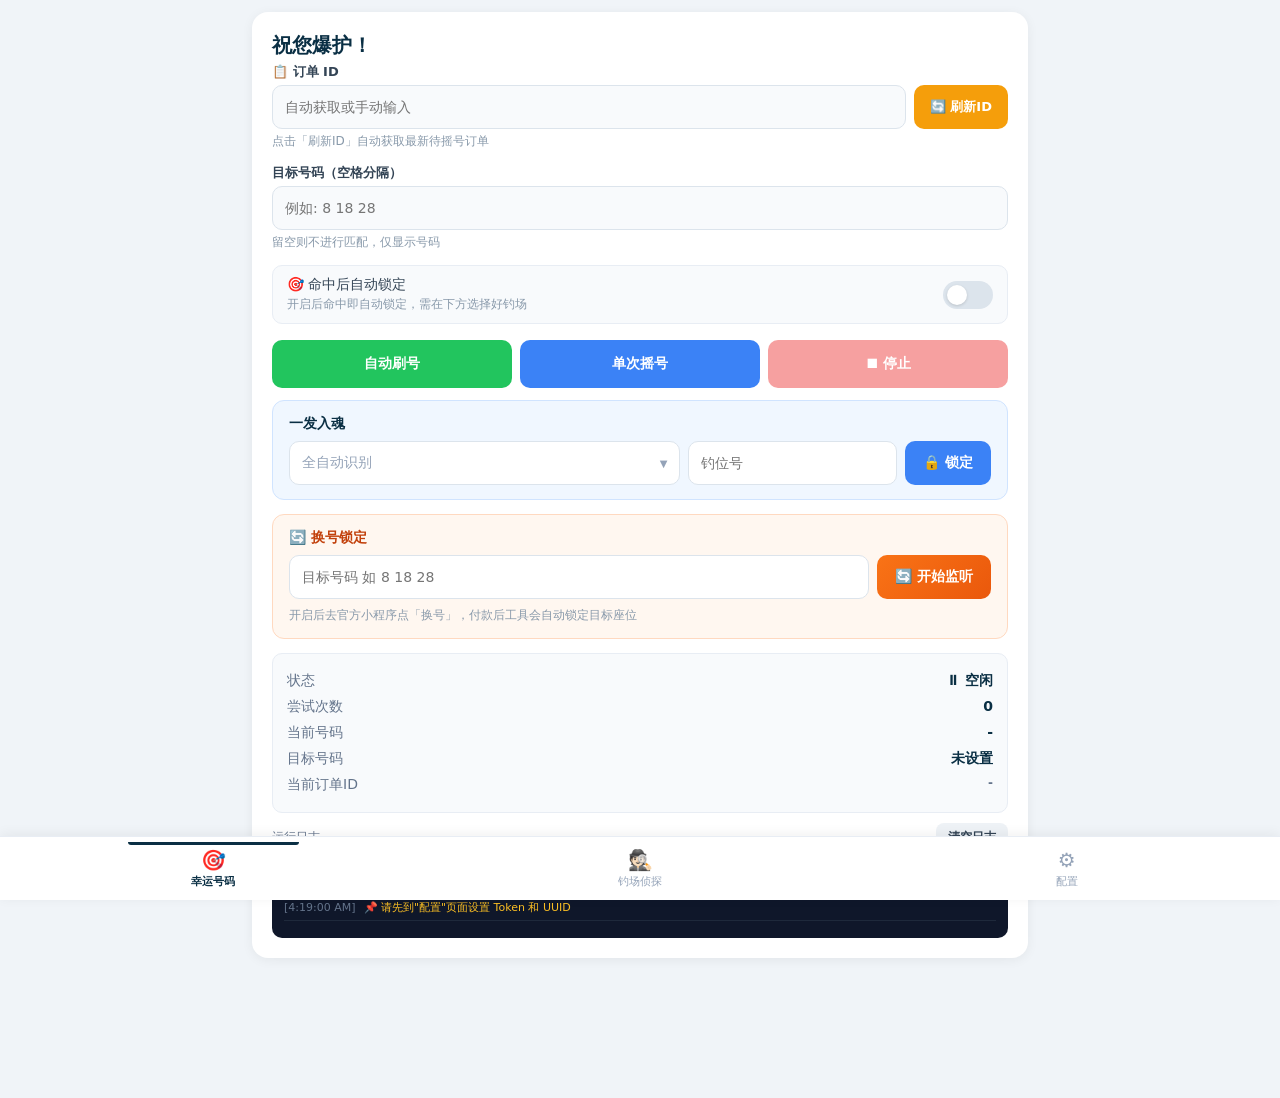
<file: app/src/main/assets/pages/lucky.html>
<!DOCTYPE html>
<html lang="zh-CN">
<head>
    <meta charset="UTF-8">
    <meta name="viewport" content="width=device-width,initial-scale=1.0,maximum-scale=1.0,user-scalable=no,viewport-fit=cover">
    <title>幸运号码 - 渔榜助手</title>
    <link rel="stylesheet" href="../assets/css/app.css">
    <style>
        .lock-row .btn-stop-lock {
            background: #ef4444;
            color: #fff;
            border: none;
            border-radius: 10px;
            padding: 10px 12px;
            font-weight: 600;
            font-size: 13px;
            cursor: pointer;
            outline: none !important;
            white-space: nowrap;
            min-height: 44px;
            display: none;
        }
        .lock-row .btn-stop-lock:active { transform: scale(0.94); }

        .log-toolbar {
            display: flex;
            justify-content: space-between;
            align-items: center;
            margin-top: 10px;
            margin-bottom: -4px;
            font-size: 12px;
            color: #64748b;
        }
        .log-toolbar .btn-clear-log {
            background: #eef2f6;
            color: #334455;
            border: none;
            border-radius: 8px;
            padding: 6px 12px;
            font-size: 12px;
            font-weight: 600;
            cursor: pointer;
            outline: none !important;
        }
        .log-toolbar .btn-clear-log:active { transform: scale(0.94); }

        .switch-row {
            display: flex !important;
            flex-wrap: nowrap !important;
            align-items: center !important;
            justify-content: space-between !important;
            gap: 10px;
            padding: 10px 14px;
            background: #f8fafc;
            border-radius: 10px;
            border: 1px solid #e8edf4;
            margin-bottom: 14px;
            width: 100%;
            box-sizing: border-box;
            overflow: visible !important;
        }
        .switch-row .switch-label {
            font-size: 14px;
            font-weight: 500;
            color: #334455;
            flex: 1 1 auto;
            min-width: 0;
            word-break: break-word;
        }
        .switch-row .switch-label .sub {
            font-weight: 400;
            font-size: 12px;
            color: #8899aa;
            display: block;
            margin-top: 2px;
            white-space: normal;
        }
        .switch {
            position: relative !important;
            display: inline-block !important;
            width: 50px !important;
            height: 28px !important;
            min-width: 50px !important;
            flex-shrink: 0 !important;
            flex-grow: 0 !important;
            vertical-align: middle;
            visibility: visible !important;
            opacity: 1 !important;
        }
        .switch input {
            -webkit-appearance: none !important;
            -moz-appearance: none !important;
            appearance: none !important;
            position: absolute !important;
            top: 0; left: 0; right: 0; bottom: 0;
            width: 100% !important;
            height: 100% !important;
            margin: 0 !important;
            padding: 0 !important;
            opacity: 0 !important;
            display: block !important;
            cursor: pointer;
            z-index: 2;
        }
        .switch .slider {
            position: absolute !important;
            display: block !important;
            cursor: pointer;
            top: 0;
            left: 0;
            right: 0;
            bottom: 0;
            background: #dce4ec;
            transition: .3s;
            border-radius: 28px;
            pointer-events: none;
            z-index: 1;
        }
        .switch .slider::before {
            content: "";
            position: absolute;
            height: 20px;
            width: 20px;
            left: 4px;
            bottom: 4px;
            background: white;
            transition: .3s;
            border-radius: 50%;
            box-shadow: 0 1px 3px rgba(0,0,0,0.15);
        }
        .switch input:checked + .slider { background: #22c55e; }
        .switch input:checked + .slider::before { transform: translateX(22px); }
        .switch input:disabled + .slider { opacity: 0.5; cursor: not-allowed; }
        .switch input:disabled { cursor: not-allowed; }

        .log-box {
            background: #0f172a;
            color: #e2e8f0;
            border-radius: 10px;
            padding: 12px;
            max-height: 220px;
            min-height: 80px;
            overflow-y: auto;
            -webkit-overflow-scrolling: touch;
            font-family: 'Monaco', 'Menlo', monospace;
            font-size: 11px;
            line-height: 1.7;
            margin-top: 10px;
        }
        .log-box .log-entry { padding: 3px 0; border-bottom: 1px solid #1e293b; word-break: break-all; }
        .log-box .log-entry .time { color: #64748b; margin-right: 8px; }
        .log-box .log-hit { color: #4ade80; font-weight: 700; }
        .log-box .log-error { color: #f87171; }
        .log-box .log-success { color: #34d399; }
        .log-box .log-system { color: #60a5fa; }
        .log-box .log-warning { color: #fbbf24; }

        .modal-overlay {
            display: none;
            position: fixed;
            top: 0;
            left: 0;
            width: 100%;
            height: 100%;
            background: rgba(6, 14, 22, 0.6);
            backdrop-filter: blur(8px);
            -webkit-backdrop-filter: blur(8px);
            z-index: 1000;
            justify-content: center;
            align-items: center;
            padding: 24px;
            opacity: 0;
            transition: opacity .22s ease;
        }
        .modal-overlay.show { display: flex; opacity: 1; }
        .modal {
            background: #fff;
            border-radius: 28px;
            padding: 0 24px 24px;
            max-width: 360px;
            width: 100%;
            text-align: center;
            box-shadow: 0 30px 70px rgba(0,0,0,0.4);
            transform: translateY(30px) scale(.9);
            opacity: 0;
            animation: none;
            transition: transform .38s cubic-bezier(.34,1.56,.64,1), opacity .28s ease;
            overflow: hidden;
        }
        .modal-overlay.show .modal { transform: translateY(0) scale(1); opacity: 1; }
        .modal .modal-banner {
            background: linear-gradient(135deg, #22c55e, #16a34a);
            margin: 0 -24px 0;
            padding: 30px 24px 44px;
            position: relative;
            overflow: hidden;
        }
        .modal .modal-banner::before,
        .modal .modal-banner::after {
            content: '';
            position: absolute;
            border-radius: 50%;
            background: rgba(255,255,255,0.14);
        }
        .modal .modal-banner::before { width: 120px; height: 120px; top: -50px; left: -30px; }
        .modal .modal-banner::after { width: 90px; height: 90px; bottom: -40px; right: -20px; }
        .modal .badge-ring {
            width: 76px;
            height: 76px;
            border-radius: 50%;
            background: rgba(255,255,255,0.2);
            display: flex;
            align-items: center;
            justify-content: center;
            margin: 0 auto 10px;
            position: relative;
            animation: pulseRing 1.6s ease-out infinite;
        }
        @keyframes pulseRing {
            0% { box-shadow: 0 0 0 0 rgba(255,255,255,0.35); }
            70% { box-shadow: 0 0 0 14px rgba(255,255,255,0); }
            100% { box-shadow: 0 0 0 0 rgba(255,255,255,0); }
        }
        .modal .badge-ring .emoji { font-size: 34px; }
        .modal h2 { font-size: 18px; color: #fff; font-weight: 700; position: relative; }
        .modal .hit-number-wrap { margin-top: -30px; position: relative; }
        .modal .hit-number {
            display: inline-flex;
            align-items: center;
            justify-content: center;
            min-width: 92px;
            height: 92px;
            padding: 0 12px;
            font-size: 40px;
            font-weight: 800;
            color: #16a34a;
            background: #fff;
            border-radius: 50%;
            box-shadow: 0 8px 20px rgba(0,0,0,0.15);
            border: 4px solid #f0fdf4;
        }
        .modal .detail { color: #64748b; font-size: 13.5px; margin: 14px 0 20px; }
        .modal .btn-group { display: flex; flex-direction: column; gap: 10px; }
        .modal .btn-group .btn-row { display: flex; gap: 10px; }
        .modal .btn-group .btn {
            flex: 1;
            padding: 13px 16px;
            min-height: 48px;
            border: none;
            outline: none !important;
            border-radius: 14px;
            font-size: 14.5px;
            font-weight: 700;
            cursor: pointer;
        }
        .modal .btn-group .btn-success { background: linear-gradient(135deg,#22c55e,#16a34a); color: #fff; box-shadow: 0 6px 16px rgba(34,197,94,0.3); }
        .modal .btn-group .btn-outline { background: #eef2f6; color: #334455; }
        .modal .btn-group .btn-danger { background: #fdeaea; color: #ef4444; }
        .modal .btn-group .btn:active { transform: scale(0.95); }

        .bottom-nav {
            position: fixed;
            bottom: 0;
            left: 0;
            right: 0;
            background: #ffffff;
            border-top: 1px solid #e8edf4;
            display: flex;
            justify-content: space-around;
            align-items: center;
            height: calc(64px + env(safe-area-inset-bottom, 0px));
            padding-bottom: env(safe-area-inset-bottom, 0px);
            z-index: 999;
            box-shadow: 0 -2px 12px rgba(0,0,0,0.06);
        }
        .bottom-nav .tab {
            flex: 1;
            display: flex;
            flex-direction: column;
            align-items: center;
            justify-content: center;
            gap: 2px;
            padding: 6px 0;
            cursor: pointer;
            touch-action: manipulation;
            border: none;
            background: transparent;
            color: #94a3b8;
            font-size: 11px;
            font-weight: 500;
            transition: color .2s;
            position: relative;
            outline: none !important;
            text-decoration: none;
        }
        .bottom-nav .tab .tab-icon { font-size: 20px; line-height: 1.2; color: #94a3b8; transition: color .2s; }
        .bottom-nav .tab .tab-label { color: #94a3b8; transition: color .2s; }
        .bottom-nav .tab.active .tab-icon { color: #0a2f44; }
        .bottom-nav .tab.active .tab-label { color: #0a2f44; font-weight: 600; }
        .bottom-nav .tab.active::after {
            content: '';
            position: absolute;
            top: 0;
            left: 30%;
            right: 30%;
            height: 3px;
            background: #0a2f44;
            border-radius: 0 0 3px 3px;
        }
        .bottom-nav .tab:active { transform: scale(0.92); }

        .status-box .status-row { display: flex; justify-content: space-between; padding: 4px 0; font-size: 14px; gap: 8px; }
        .status-box .status-label { color: #64748b; flex-shrink: 0; }
        .status-box .status-value { font-weight: 600; color: #0a2f44; text-align: right; word-break: break-all; }
        .status-box .status-value.hit { color: #22c55e; }
        .status-box .status-value.running { color: #3b82f6; }
        .status-box .status-value.stopped { color: #ef4444; }
        .status-box .status-value.locking { color: #f59e0b; }

        .app-container {
            max-width: 800px;
            width: 100%;
            padding: 12px;
            padding-bottom: calc(70px + env(safe-area-inset-bottom, 0px));
            box-sizing: border-box;
            overflow-x: hidden;
        }
        .page { display: block; animation: fadeIn .25s ease; }
        @keyframes fadeIn { from { opacity: 0; transform: translateY(6px); } to { opacity: 1; transform: translateY(0); } }
        html, body { width: 100%; overflow-x: hidden; }
        body {
            background: #f0f4f8;
            min-height: 100vh;
            min-height: 100dvh;
            padding: 0 0 70px 0;
            display: flex;
            justify-content: center;
            align-items: flex-start;
            font-family: system-ui, -apple-system, 'Segoe UI', Roboto, sans-serif;
            -webkit-tap-highlight-color: transparent !important;
        }
        * { margin: 0; padding: 0; box-sizing: border-box; -webkit-tap-highlight-color: transparent !important; outline: none !important; }
        *:focus { outline: none !important; box-shadow: none !important; }
        button, .btn, .tab, .btn-refresh-id, .btn-save, .btn-test, .btn-secondary, .close-btn {
            outline: none !important;
            border: none !important;
            -webkit-tap-highlight-color: transparent !important;
            box-shadow: none !important;
        }
        button:focus, .btn:focus, .tab:focus, .btn-refresh-id:focus, .btn-save:focus, .btn-test:focus, .btn-secondary:focus, .close-btn:focus {
            outline: none !important;
            box-shadow: none !important;
            border-color: transparent !important;
        }

        .lucky-container {
            background: #ffffff;
            border-radius: 16px;
            padding: 20px;
            box-shadow: 0 2px 12px rgba(0,0,0,0.06);
            overflow: visible;
            width: 100%;
            box-sizing: border-box;
        }
        .lucky-container .page-title { font-size: 20px; font-weight: 700; color: #0a2f44; margin-bottom: 4px; }
        .lucky-container .page-subtitle { color: #8899aa; font-size: 13px; margin-bottom: 18px; }

        .form-group { margin-bottom: 14px; }
        .form-group label { display: block; font-size: 13px; font-weight: 600; color: #334455; margin-bottom: 4px; }
        .form-group .input-row { display: flex; gap: 8px; align-items: center; flex-wrap: wrap; }
        .form-group .input-row input {
            flex: 1;
            min-width: 0;
            padding: 10px 12px;
            border: 1px solid #dce4ec;
            border-radius: 10px;
            font-size: 14px;
            background: #f8fafc;
            outline: none;
            min-height: 44px;
            width: 100%;
            box-sizing: border-box;
        }
        .form-group .input-row input:focus { border-color: #3b82f6; outline: none; box-shadow: 0 0 0 3px rgba(59,130,246,0.12); }
        .form-group .input-row .btn-refresh-id {
            background: #f59e0b;
            color: #fff;
            border: none;
            border-radius: 10px;
            padding: 10px 16px;
            font-weight: 600;
            font-size: 13px;
            cursor: pointer;
            white-space: nowrap;
            min-height: 44px;
            outline: none !important;
        }
        .form-group .input-row .btn-refresh-id:active { transform: scale(0.94); }
        .form-group .input-row .btn-refresh-id:disabled { opacity: 0.5; cursor: not-allowed; transform: none; }
        .form-group .hint { color: #8899aa; font-size: 12px; margin-top: 4px; word-break: break-word; }

        .btn-group { display: flex; gap: 8px; flex-wrap: wrap; margin: 16px 0 12px; }
        .btn {
            flex: 1;
            min-width: 70px;
            padding: 12px 14px;
            border: none;
            border-radius: 10px;
            font-size: 14px;
            font-weight: 600;
            cursor: pointer;
            transition: all .2s;
            text-align: center;
            touch-action: manipulation;
            outline: none !important;
            min-height: 48px;
        }
        .btn:active { transform: scale(0.94); }
        .btn-success { background: #22c55e; color: #fff; }
        .btn-success:active { background: #16a34a; }
        .btn-primary { background: #3b82f6; color: #fff; }
        .btn-primary:active { background: #2563eb; }
        .btn-danger { background: #ef4444; color: #fff; }
        .btn-danger:active { background: #dc2626; }
        .btn:disabled { opacity: .5; cursor: not-allowed; transform: none; }

        .lock-card { background: #f0f7ff; border-radius: 12px; padding: 14px 16px; margin-bottom: 14px; border: 1px solid #d0e4ff; }
        .lock-card .lock-title { font-size: 14px; font-weight: 700; color: #0a2f44; margin-bottom: 8px; }
        .lock-card.transposition { background: #fff7f0; border-color: #ffd9c0; }
        .lock-card.transposition .lock-title { color: #c2410c; }
        .lock-row { display: flex; flex-wrap: wrap; gap: 8px; align-items: center; }

        .venue-picker-trigger {
            flex: 2;
            min-width: 140px;
            display: flex;
            align-items: center;
            background: #fff;
            border: 1.5px solid #dce4ec;
            border-radius: 10px;
            min-height: 44px;
            padding: 0 12px;
            cursor: pointer;
            transition: border-color .2s, box-shadow .2s;
            box-sizing: border-box;
        }
        .venue-picker-trigger:active {
            border-color: #3b82f6;
            box-shadow: 0 0 0 3px rgba(59,130,246,0.1);
        }
        .venue-picker-trigger .picker-text {
            flex: 1;
            font-size: 14px;
            font-weight: 500;
            color: #0a2f44;
            white-space: nowrap;
            overflow: hidden;
            text-overflow: ellipsis;
            min-width: 0;
        }
        .venue-picker-trigger .picker-text.placeholder {
            color: #94a3b8;
            font-weight: 400;
        }
        .venue-picker-trigger .picker-arrow {
            font-size: 10px;
            color: #94a3b8;
            flex-shrink: 0;
            margin-left: 4px;
        }

        .venue-sheet-overlay {
            display: none;
            position: fixed;
            inset: 0;
            background: rgba(8,15,25,0.55);
            backdrop-filter: blur(4px);
            -webkit-backdrop-filter: blur(4px);
            z-index: 2200;
            justify-content: center;
            align-items: flex-start;
            padding: 0;
            opacity: 0;
            transition: opacity .25s ease;
        }
        .venue-sheet-overlay.show {
            display: flex;
            opacity: 1;
        }
        .venue-sheet-modal {
            background: #fff;
            border-radius: 0 0 26px 26px;
            padding: calc(18px + env(safe-area-inset-top, 0px)) 20px 18px;
            max-width: 560px;
            width: 100%;
            max-height: 78vh;
            display: flex;
            flex-direction: column;
            box-shadow: 0 14px 40px rgba(0,0,0,0.25);
            transform: translateY(-100%);
            transition: transform .32s cubic-bezier(.32,.72,0,1);
        }
        .venue-sheet-overlay.show .venue-sheet-modal { transform: translateY(0); }
        .venue-sheet-modal .modal-title {
            font-size: 16px;
            font-weight: 700;
            color: #0a2f44;
            padding-bottom: 14px;
            border-bottom: 1px solid #eef2f6;
            display: flex;
            justify-content: space-between;
            align-items: center;
            flex-shrink: 0;
        }
        .venue-sheet-modal .modal-title .close-btn {
            cursor: pointer;
            font-size: 18px;
            color: #94a3b8;
            background: #f1f5f9;
            border: none;
            width: 30px;
            height: 30px;
            border-radius: 50%;
            display: flex;
            align-items: center;
            justify-content: center;
            padding: 0;
            outline: none !important;
        }
        .venue-sheet-modal .venue-list {
            overflow-y: auto;
            flex: 1;
            padding-top: 10px;
            -webkit-overflow-scrolling: touch;
            overscroll-behavior: contain;
        }
        .venue-sheet-modal .venue-item {
            padding: 14px 16px;
            border-radius: 14px;
            cursor: pointer;
            transition: background .15s, transform .1s;
            display: flex;
            justify-content: space-between;
            align-items: center;
            margin-bottom: 6px;
            outline: none !important;
        }
        .venue-sheet-modal .venue-item:active { background: #eef2f6; transform: scale(.98); }
        .venue-sheet-modal .venue-item .name {
            font-weight: 500;
            color: #0a2f44;
            font-size: 14.5px;
            white-space: nowrap;
            overflow: hidden;
            text-overflow: ellipsis;
        }
        .venue-sheet-modal .venue-item .check {
            color: #22c55e;
            font-size: 18px;
            display: none;
            flex-shrink: 0;
            margin-left: 10px;
        }
        .venue-sheet-modal .venue-item.active .check { display: block; }
        .venue-sheet-modal .venue-item.active { background: #eef6ff; }
        .venue-sheet-modal .venue-empty {
            padding: 30px 20px;
            text-align: center;
            color: #94a3b8;
            font-size: 13px;
        }

        .lock-row .seat-input {
            flex: 1;
            min-width: 70px;
            padding: 10px 12px;
            border: 1px solid #dce4ec;
            border-radius: 10px;
            font-size: 14px;
            background: #fff;
            outline: none;
            min-height: 44px;
        }
        .lock-row .seat-input:focus { border-color: #3b82f6; outline: none; box-shadow: 0 0 0 3px rgba(59,130,246,0.12); }
        .lock-row .btn-lock {
            background: #3b82f6;
            color: #fff;
            border: none;
            border-radius: 10px;
            padding: 10px 18px;
            font-weight: 600;
            font-size: 14px;
            cursor: pointer;
            transition: all .2s;
            outline: none !important;
            white-space: nowrap;
            min-height: 44px;
        }
        .lock-row .btn-lock:active { transform: scale(0.94); }
        .lock-row .btn-lock:disabled { opacity: .5; cursor: not-allowed; transform: none; }
        .lock-row .btn-lock.loading { opacity: .7; cursor: wait; }
        .lock-row .btn-transposition {
            background: linear-gradient(135deg,#f97316,#ea580c);
            color: #fff;
            border: none;
            border-radius: 10px;
            padding: 10px 18px;
            font-weight: 600;
            font-size: 14px;
            cursor: pointer;
            transition: all .2s;
            outline: none !important;
            white-space: nowrap;
            min-height: 44px;
        }
        .lock-row .btn-transposition:active { transform: scale(0.94); }
        .lock-row .btn-transposition:disabled { opacity: .5; cursor: not-allowed; transform: none; }
        .lock-row .btn-stop-lock {
            background: #ef4444;
            color: #fff;
            border: none;
            border-radius: 10px;
            padding: 10px 12px;
            font-weight: 600;
            font-size: 13px;
            cursor: pointer;
            outline: none !important;
            white-space: nowrap;
            min-height: 44px;
            display: none;
        }
        .lock-row .btn-stop-lock:active { transform: scale(0.94); }

        body.no-scroll {
            position: fixed;
            width: 100%;
            overflow: hidden;
        }

        @media(max-width:400px) {
            .venue-picker-trigger { min-width: 110px; }
            .venue-picker-trigger .picker-text { font-size: 13px; }
            .lock-row .seat-input { min-width: 60px; font-size: 13px; }
            .switch-row { padding: 8px 12px; }
            .switch-row .switch-label { font-size: 13px; }
            .switch-row .switch-label .sub { font-size: 11px; }
            .switch {
                width: 44px !important;
                height: 26px !important;
                min-width: 44px !important;
            }
            .switch .slider::before { height: 18px; width: 18px; left: 3px; bottom: 4px; }
            .switch input:checked + .slider::before { transform: translateX(18px); }
        }
        @media(min-width:600px) {
            body { padding: 0 0 70px 0; }
        }
    </style>
</head>
<body>
<div class="app-container">
    <div class="page active" id="pageLucky">
        <div class="lucky-container">
            <div class="page-title">祝您爆护！</div>

            <div class="form-group">
                <label>📋 订单 ID</label>
                <div class="input-row">
                    <input id="orderId" placeholder="自动获取或手动输入" />
                    <button class="btn-refresh-id" id="btnRefreshId">🔄 刷新ID</button>
                </div>
                <div class="hint" id="orderIdHint">点击「刷新ID」自动获取最新待摇号订单</div>
            </div>

            <div class="form-group">
                <label>目标号码（空格分隔）</label>
                <div class="input-row">
                    <input id="targetSeats" placeholder="例如: 8 18 28" />
                </div>
                <div class="hint">留空则不进行匹配，仅显示号码</div>
            </div>

            <div class="switch-row">
                <span class="switch-label">
                    🎯 命中后自动锁定
                    <span class="sub">开启后命中即自动锁定，需在下方选择好钓场</span>
                </span>
                <label class="switch">
                    <input type="checkbox" id="autoLockSwitch" />
                    <span class="slider"></span>
                </label>
            </div>

            <div class="btn-group">
                <button class="btn btn-success" id="btnAuto">自动刷号</button>
                <button class="btn btn-primary" id="btnOnce">单次摇号</button>
                <button class="btn btn-danger" id="btnStop" disabled>⏹ 停止</button>
            </div>

            <div class="lock-card">
                <div class="lock-title">一发入魂</div>
                <div class="lock-row">
                    <div class="venue-picker-trigger" id="venueTrigger">
                        <span class="picker-text placeholder" id="venueTriggerText">全自动识别</span>
                        <span class="picker-arrow">▼</span>
                    </div>
                    <input class="seat-input" id="lockSeatNumber" placeholder="钓位号" inputmode="numeric" />
                    <button class="btn-lock" id="btnLock">🔒 锁定</button>
                    <button class="btn-stop-lock" id="btnStopLock">⏹ 停止</button>
                </div>
            </div>

            <!-- 【新增】换号锁定 -->
            <div class="lock-card transposition">
                <div class="lock-title">🔄 换号锁定</div>
                <div class="lock-row">
                    <input class="seat-input" id="transpositionSeats" placeholder="目标号码 如 8 18 28" inputmode="numeric" />
                    <button class="btn-transposition" id="btnTransLock">🔄 开始监听</button>
                    <button class="btn-stop-lock" id="btnStopTransLock">⏹ 停止</button>
                </div>
                <div class="hint" style="margin-top:8px;color:#8899aa;font-size:12px;">
                    开启后去官方小程序点「换号」，付款后工具会自动锁定目标座位
                </div>
            </div>

            <div class="status-box">
                <div class="status-row"><span class="status-label">状态</span><span class="status-value" id="statusDisplay">⏸ 空闲</span></div>
                <div class="status-row"><span class="status-label">尝试次数</span><span class="status-value" id="attemptDisplay">0</span></div>
                <div class="status-row"><span class="status-label">当前号码</span><span class="status-value" id="seatsDisplay">-</span></div>
                <div class="status-row"><span class="status-label">目标号码</span><span class="status-value" id="targetDisplay">未设置</span></div>
                <div class="status-row"><span class="status-label">当前订单ID</span><span class="status-value" id="orderIdDisplay" style="font-size:12px;color:#64748b;">-</span></div>
            </div>

            <div class="log-toolbar">
                <span>运行日志</span>
                <button class="btn-clear-log" id="btnClearLog">清空日志</button>
            </div>
            <div class="log-box" id="logBox"></div>
        </div>
    </div>
</div>

<!-- 钓场选择弹层（顶部滑出） -->
<div class="venue-sheet-overlay" id="venueSheetOverlay">
    <div class="venue-sheet-modal">
        <div class="modal-title">
            <span>选择钓场</span>
            <button class="close-btn" onclick="closeVenueSheet()">✕</button>
        </div>
        <div class="venue-list" id="venueSheetList"></div>
    </div>
</div>

<div class="modal-overlay" id="hitModal">
    <div class="modal">
        <div class="modal-banner">
            <div class="badge-ring"><span class="emoji">🎉</span></div>
            <h2>命中目标号码！</h2>
        </div>
        <div class="hit-number-wrap">
            <div class="hit-number" id="hitNumber">88</div>
        </div>
        <div class="detail" id="hitDetail">完整号码: [53, 88]</div>
        <div class="btn-group">
            <button class="btn btn-success" id="hitConfirm">✅ 去锁定</button>
            <div class="btn-row">
                <button class="btn btn-outline" id="hitContinue">🔄 继续刷</button>
                <button class="btn btn-danger" id="hitStop">⏹ 停止</button>
            </div>
        </div>
    </div>
</div>

<div class="bottom-nav">
    <a class="tab active" href="lucky.html">
        <span class="tab-icon">🎯</span>
        <span class="tab-label">幸运号码</span>
    </a>
    <a class="tab" href="detective.html">
        <span class="tab-icon">🕵🏻</span>
        <span class="tab-label">钓场侦探</span>
    </a>
    <a class="tab" href="config.html">
        <span class="tab-icon">⚙️</span>
        <span class="tab-label">配置</span>
    </a>
</div>

<script src="../assets/common.js"></script>
<script>
var luckyElements = {
    orderId: document.getElementById('orderId'),
    targetSeats: document.getElementById('targetSeats'),
    btnAuto: document.getElementById('btnAuto'),
    btnOnce: document.getElementById('btnOnce'),
    btnStop: document.getElementById('btnStop'),
    btnLock: document.getElementById('btnLock'),
    btnStopLock: document.getElementById('btnStopLock'),
    btnRefreshId: document.getElementById('btnRefreshId'),
    lockSeatNumber: document.getElementById('lockSeatNumber'),
    autoLockSwitch: document.getElementById('autoLockSwitch'),
    statusDisplay: document.getElementById('statusDisplay'),
    attemptDisplay: document.getElementById('attemptDisplay'),
    seatsDisplay: document.getElementById('seatsDisplay'),
    targetDisplay: document.getElementById('targetDisplay'),
    orderIdDisplay: document.getElementById('orderIdDisplay'),
    orderIdHint: document.getElementById('orderIdHint'),
    hitModal: document.getElementById('hitModal'),
    hitNumber: document.getElementById('hitNumber'),
    hitDetail: document.getElementById('hitDetail'),
    hitConfirm: document.getElementById('hitConfirm'),
    hitContinue: document.getElementById('hitContinue'),
    hitStop: document.getElementById('hitStop'),
    logBox: document.getElementById('logBox'),
    btnClearLog: document.getElementById('btnClearLog'),
    venueTrigger: document.getElementById('venueTrigger'),
    venueTriggerText: document.getElementById('venueTriggerText'),
    venueSheetOverlay: document.getElementById('venueSheetOverlay'),
    venueSheetList: document.getElementById('venueSheetList'),
    // 【新增】换号锁定元素
    transpositionSeats: document.getElementById('transpositionSeats'),
    btnTransLock: document.getElementById('btnTransLock'),
    btnStopTransLock: document.getElementById('btnStopTransLock')
};

var isAutoRunning = false;
var isLocking = false;
var isTranspositionLocking = false;
var lockVenues = [];

var SELECTED_VENUE = '__AUTO__';

// ============================================================
// 配置
// ============================================================
function getLuckyConfig() {
    var targetStr = luckyElements.targetSeats.value.trim();
    var targetSeats = targetStr ? targetStr.split(/\s+/).map(Number).filter(function(n) { return !isNaN(n); }) : [];
    var token = loadData('token', '');
    var uuid = loadData('uuid', '');
    return {
        orderId: luckyElements.orderId.value.trim(),
        token: token,
        uuid: uuid,
        targetSeats: targetSeats,
        venue: SELECTED_VENUE
    };
}

function updateLuckyStatus(status, attempt, seats, orderId) {
    var statusMap = {
        idle: '⏸ 空闲', running: '🔄 刷号中...', hit: '🎉 已命中！',
        stopped: '⏹ 已停止', error: '❌ 出错', locking: '🔒 锁定中...',
        transposition: '🔄 换号监听中...'
    };
    luckyElements.statusDisplay.textContent = statusMap[status] || status;
    luckyElements.statusDisplay.className = 'status-value ' + (status === 'hit' ? 'hit' : status === 'running' ? 'running' : status === 'stopped' ? 'stopped' : (status === 'locking' || status === 'transposition') ? 'locking' : '');
    if (attempt !== undefined && attempt !== null) luckyElements.attemptDisplay.textContent = attempt;
    if (seats !== undefined && seats !== null) {
        luckyElements.seatsDisplay.textContent = seats.length ? '[' + seats.join(', ') + ']' : '-';
    } else {
        luckyElements.seatsDisplay.textContent = '-';
    }
    var target = getLuckyConfig().targetSeats;
    luckyElements.targetDisplay.textContent = target.length ? '[' + target.join(', ') + ']' : '未设置';
    if (orderId) {
        luckyElements.orderIdDisplay.textContent = orderId;
        luckyElements.orderId.value = orderId;
    }
}

function updateButtons(isRunning) {
    isAutoRunning = isRunning;
    luckyElements.btnAuto.disabled = isRunning;
    luckyElements.btnOnce.disabled = isRunning;
    luckyElements.btnStop.disabled = !isRunning;
    luckyElements.autoLockSwitch.disabled = isRunning;
}

// ============================================================
// 确保有订单ID
// ============================================================
function ensureOrderId() {
    return new Promise(function(resolve) {
        if (luckyElements.orderId.value.trim()) {
            resolve(true);
            return;
        }
        addLog('🔄 订单ID为空，自动获取最新订单...', 'system');
        refreshOrderId().then(function() {
            if (luckyElements.orderId.value.trim()) {
                resolve(true);
            } else {
                addLog('❌ 没有可用的待摇号订单，请先下单支付', 'error');
                resolve(false);
            }
        });
    });
}

// ============================================================
// 🔄 刷新ID
// ============================================================
async function refreshOrderId() {
    var btn = luckyElements.btnRefreshId;
    var token = loadData('token', '');
    var uuid = loadData('uuid', '');

    if (!token || !uuid) {
        addLog('❌ 请先到"配置"页面设置 Token 和 UUID', 'error');
        return;
    }

    if (window.AndroidBridge && window.AndroidBridge.setAuth) {
        window.AndroidBridge.setAuth(token, uuid);
    }

    btn.disabled = true;
    btn.textContent = '⏳';
    addLog('🔄 正在获取最新待摇号订单...', 'system');

    try {
        var result = await callApi('/v2/userApi/order/getMyTicketOrderList?tab=10&page=1&limit=20', 'GET');

        if (result.code === '000') {
            var list = (result.data && result.data.list) || [];
            var available = list.filter(function(o) {
                return o.status === 30 && o.order_ticket_item && o.order_ticket_item.seat_id === "0";
            });
            if (available.length > 0) {
                var order = available[0];
                var orderId = order.order_id;
                luckyElements.orderId.value = orderId;
                luckyElements.orderIdDisplay.textContent = orderId;
                luckyElements.orderIdHint.textContent = '✅ 已获取订单: ' + orderId + ' (创建于 ' + order.create_time + ')';
                luckyElements.orderIdHint.style.color = '#22c55e';
                addLog('✅ 刷新成功，获取到订单: ' + orderId, 'success');
                updateLuckyStatus('idle', null, null, orderId);
            } else {
                luckyElements.orderIdHint.textContent = '⚠️ 没有可用的待摇号订单';
                luckyElements.orderIdHint.style.color = '#ef4444';
                addLog('⚠️ 没有可用的待摇号订单', 'warning');
            }
        } else {
            var errorMsg = result.msg || result.error || '获取订单失败';
            luckyElements.orderIdHint.textContent = '❌ ' + errorMsg;
            luckyElements.orderIdHint.style.color = '#ef4444';
            addLog('❌ ' + errorMsg, 'error');
        }
    } catch(e) {
        addLog('❌ 刷新ID失败: ' + e.message, 'error');
    } finally {
        btn.disabled = false;
        btn.textContent = '🔄 刷新ID';
    }
}

// ============================================================
// 钓场列表
// ============================================================
function loadLockVenues() {
    var venues = loadVenuesFromLocal();
    if (venues && venues.length > 0) {
        lockVenues = venues;
    } else {
        fetch('venues.json')
            .then(function(resp) { return resp.json(); })
            .then(function(data) {
                lockVenues = data || [];
            })
            .catch(function(e) {
                console.error('加载钓场列表失败:', e);
            });
    }
}

// ============================================================
// 钓场选择弹层
// ============================================================
function openVenueSheet() {
    luckyElements.venueSheetOverlay.classList.add('show');
    document.body.classList.add('no-scroll');
    renderVenueSheetList();
}

function closeVenueSheet() {
    luckyElements.venueSheetOverlay.classList.remove('show');
    document.body.classList.remove('no-scroll');
}

function renderVenueSheetList() {
    var listEl = luckyElements.venueSheetList;
    var html = '';

    var autoActive = (SELECTED_VENUE === '__AUTO__') ? 'active' : '';
    html += '<div class="venue-item ' + autoActive + '" data-value="__AUTO__">' +
                '<span class="name">🤖 全自动识别</span>' +
                '<span class="check">✓</span>' +
            '</div>';

    if (lockVenues && lockVenues.length > 0) {
        lockVenues.forEach(function(v) {
            var active = (SELECTED_VENUE === v.name) ? 'active' : '';
            html += '<div class="venue-item ' + active + '" data-value="' + escapeHtml(v.name) + '">' +
                        '<span class="name">' + escapeHtml(v.name) + '</span>' +
                        '<span class="check">✓</span>' +
                    '</div>';
        });
    }

    listEl.innerHTML = html;

    listEl.querySelectorAll('.venue-item').forEach(function(el) {
        el.addEventListener('click', function() {
            var val = el.getAttribute('data-value');
            selectVenueFromSheet(val);
        });
    });
}

function selectVenueFromSheet(val) {
    SELECTED_VENUE = val;
    updateVenueTriggerText();
    closeVenueSheet();
}

function updateVenueTriggerText() {
    var textEl = luckyElements.venueTriggerText;
    if (SELECTED_VENUE === '__AUTO__') {
        textEl.textContent = '全自动识别';
        textEl.classList.add('placeholder');
    } else {
        textEl.textContent = SELECTED_VENUE;
        textEl.classList.remove('placeholder');
    }
}

luckyElements.venueTrigger.addEventListener('click', openVenueSheet);

luckyElements.venueSheetOverlay.addEventListener('click', function(e) {
    if (e.target === this) closeVenueSheet();
});

// ============================================================
// 🔒 自动锁定
// ============================================================
function startLockLoop() {
    if (isLocking) {
        addLog('⚠️ 锁定已在运行中', 'warning');
        return;
    }

    var venueName = SELECTED_VENUE;
    var seatInput = luckyElements.lockSeatNumber.value.trim();
    var token = loadData('token', '');
    var uuid = loadData('uuid', '');

    var isAutoMode = (venueName === '__AUTO__');

    if (!isAutoMode && !venueName) { addLog('❌ 请选择钓场', 'error'); return; }
    if (!seatInput) { addLog('❌ 请输入座位号', 'error'); return; }
    if (!token || !uuid) { addLog('❌ 请先到"配置"页面设置 Token 和 UUID', 'error'); return; }

    var seatNumbers = seatInput.split(/\s+/).map(Number).filter(function(n) { return !isNaN(n) && n > 0; });
    if (seatNumbers.length === 0) {
        addLog('❌ 请输入有效的座位号', 'error');
        return;
    }

    if (window.AndroidBridge && window.AndroidBridge.setAuth) {
        window.AndroidBridge.setAuth(token, uuid);
    }

    isLocking = true;
    var btn = luckyElements.btnLock;
    btn.disabled = true;
    btn.textContent = '⏳ 锁定中...';
    btn.classList.add('loading');
    luckyElements.btnStopLock.style.display = 'block';
    updateLuckyStatus('locking', null, null, null);

    if (isAutoMode) {
        addLog('🤖 全自动模式: 座位 [' + seatNumbers.join(', ') + '] (等待订单出现...)', 'system');
        if (window.AndroidBridge && window.AndroidBridge.startLockLoop) {
            window.AndroidBridge.startLockLoop(token, uuid, '', JSON.stringify(seatNumbers));
        } else {
            addLog('❌ AndroidBridge 不可用', 'error');
            stopLockLoop();
        }
    } else {
        addLog('🔒 手动模式: ' + venueName + ' → [' + seatNumbers.join(', ') + '] (等待订单出现...)', 'system');
        if (window.AndroidBridge && window.AndroidBridge.startLockLoop) {
            window.AndroidBridge.startLockLoop(token, uuid, venueName, JSON.stringify(seatNumbers));
        } else {
            addLog('❌ AndroidBridge 不可用', 'error');
            stopLockLoop();
        }
    }
}

function stopLockLoop() {
    isLocking = false;
    if (window.AndroidBridge && window.AndroidBridge.stopLockLoop) {
        window.AndroidBridge.stopLockLoop();
    }
    var btn = luckyElements.btnLock;
    btn.disabled = false;
    btn.textContent = '🔒 锁定';
    btn.classList.remove('loading');
    luckyElements.btnStopLock.style.display = 'none';
    if (luckyElements.statusDisplay.textContent !== '🎉 已命中！') {
        addLog('🛑 自动锁定已停止', 'system');
    }
    updateLuckyStatus('idle', null, null, null);
}

async function lockSeat() {
    startLockLoop();
}

// ============================================================
// 【新增】🔄 换号锁定
// ============================================================
function startTranspositionLock() {
    if (isTranspositionLocking) {
        addLog('⚠️ 换号锁定已在运行中', 'warning');
        return;
    }

    var seatInput = luckyElements.transpositionSeats.value.trim();
    if (!seatInput) {
        addLog('❌ 请输入目标号码', 'error');
        return;
    }

    var seatNumbers = seatInput.split(/\s+/).map(Number).filter(function(n) { return !isNaN(n) && n > 0; });
    if (seatNumbers.length === 0) {
        addLog('❌ 请输入有效的目标号码', 'error');
        return;
    }

    var token = loadData('token', '');
    var uuid = loadData('uuid', '');
    if (!token || !uuid) {
        addLog('❌ 请先到"配置"页面设置 Token 和 UUID', 'error');
        return;
    }

    if (window.AndroidBridge && window.AndroidBridge.setAuth) {
        window.AndroidBridge.setAuth(token, uuid);
    }

    isTranspositionLocking = true;
    var btn = luckyElements.btnTransLock;
    btn.disabled = true;
    btn.textContent = '⏳ 监听中...';
    luckyElements.btnStopTransLock.style.display = 'block';
    updateLuckyStatus('transposition', null, null, null);

    addLog('🔄 开始监听换号订单: 目标=[' + seatNumbers.join(', ') + ']', 'system');
    addLog('💡 请去官方小程序点「换号」并付款', 'warning');

    if (window.AndroidBridge && window.AndroidBridge.startTranspositionLock) {
        window.AndroidBridge.startTranspositionLock(token, uuid, JSON.stringify(seatNumbers));
    } else {
        addLog('❌ AndroidBridge 不可用', 'error');
        stopTranspositionLock();
    }
}

function stopTranspositionLock() {
    isTranspositionLocking = false;
    if (window.AndroidBridge && window.AndroidBridge.stopTranspositionLock) {
        window.AndroidBridge.stopTranspositionLock();
    }
    var btn = luckyElements.btnTransLock;
    btn.disabled = false;
    btn.textContent = '🔄 开始监听';
    luckyElements.btnStopTransLock.style.display = 'none';
    if (luckyElements.statusDisplay.textContent !== '🎉 已命中！') {
        addLog('🛑 换号锁定已停止', 'system');
    }
    updateLuckyStatus('idle', null, null, null);
}

// ============================================================
// 🎲 单次摇号
// ============================================================
async function requestOnce() {
    if (!(await ensureOrderId())) return;

    var config = getLuckyConfig();
    if (!config.token || !config.uuid) {
        addLog('❌ 请先到"配置"页面设置 Token 和 UUID', 'error');
        return;
    }

    if (window.AndroidBridge && window.AndroidBridge.setAuth) {
        window.AndroidBridge.setAuth(config.token, config.uuid);
    }

    addLog('🎲 单次摇号...', 'system');

    try {
        var result = await callApi('/v2/userApi/ticketSeat/selectSeat', 'POST', {
            order_id: config.orderId,
            is_lottery: 20
        });
        handleRequestResult(result);
    } catch(e) {
        addLog('❌ 网络异常: ' + e.message, 'error');
    }
}

// ============================================================
// 🔄 自动刷号
// ============================================================
async function startAuto() {
    if (!(await ensureOrderId())) return;

    var config = getLuckyConfig();
    if (!config.token || !config.uuid) {
        addLog('❌ 请先到"配置"页面设置 Token 和 UUID', 'error');
        return;
    }

    if (window.AndroidBridge && window.AndroidBridge.setAuth) {
        window.AndroidBridge.setAuth(config.token, config.uuid);
    }

    addLog('🚀 启动自动刷号...', 'system');

    if (window.AndroidBridge && window.AndroidBridge.startAutoLoop) {
        updateButtons(true);
        updateLuckyStatus('running', 0, [], config.orderId);
        window.AndroidBridge.startAutoLoop(config.orderId, config.token, config.uuid, JSON.stringify(config.targetSeats));
    } else {
        addLog('❌ AndroidBridge 不可用', 'error');
        updateButtons(false);
        updateLuckyStatus('stopped', null, null, null);
    }
}

async function stopAuto() {
    addLog('⏹ 请求停止...', 'system');
    if (window.AndroidBridge && window.AndroidBridge.stopAutoLoop) {
        window.AndroidBridge.stopAutoLoop();
    }
    updateButtons(false);
    updateLuckyStatus('stopped', null, null, null);
    addLog('✅ 已停止', 'success');
}

// ============================================================
// 🔒 命中后自动锁定
// ============================================================
async function performAutoLock(orderId, hitSeat) {
    var venueName = SELECTED_VENUE;
    var token = loadData('token', '');
    var uuid = loadData('uuid', '');

    var isAutoMode = (venueName === '__AUTO__');

    if (!isAutoMode && !venueName) {
        addLog('❌ 自动锁定失败：未选择钓场', 'error');
        return;
    }

    if (isAutoMode) {
        addLog('🤖 命中后全自动锁定...', 'system');
        if (window.AndroidBridge && window.AndroidBridge.startLockLoop) {
            window.AndroidBridge.startLockLoop(token, uuid, '', JSON.stringify([hitSeat]));
        }
        return;
    }

    addLog('🔒 自动锁定: ' + venueName + ' → 座位 ' + hitSeat, 'system');

    try {
        var result = await performLock(orderId, venueName, hitSeat, token, uuid);
        if (result.success) {
            addLog('🎉 ' + result.message, 'hit');
            if (navigator.vibrate) navigator.vibrate([200, 100, 200]);
            updateLuckyStatus('idle', null, [hitSeat], orderId);
        } else {
            addLog('❌ 自动锁定失败: ' + result.error, 'error');
        }
    } catch(e) {
        addLog('❌ 自动锁定异常: ' + e.message, 'error');
    }
}

async function performLock(orderId, venueName, seatNumber, token, uuid) {
    try {
        var seatMap = loadSeatMapFromLocal();
        var venueData = seatMap[venueName];
        if (!venueData) {
            return { success: false, error: '钓场 "' + venueName + '" 不在映射表中' };
        }
        var seatId = venueData[String(seatNumber)];
        if (!seatId) {
            return { success: false, error: '座位号 ' + seatNumber + ' 不在映射表中' };
        }

        var result = await callApi('/v2/userApi/ticketSeat/confirmSeat', 'POST', {
            order_id: orderId,
            seat_id: seatId
        });

        if (result.code === '000') {
            var msg = result.msg || '锁定成功！';
            return { success: true, message: msg };
        } else {
            var errorMsg = result.msg || result.error || '锁定失败';
            return { success: false, error: errorMsg };
        }
    } catch(e) {
        return { success: false, error: '网络异常: ' + e.message };
    }
}

// ============================================================
// 📊 处理摇号结果
// ============================================================
function handleRequestResult(result) {
    if (result.code !== '000') {
        var errorMsg = result.msg || result.error || result.message || '请求失败';
        addLog('❌ ' + errorMsg, 'error');
        return;
    }

    var data = result.data;
    if (!data) {
        addLog('❌ 响应数据为空', 'error');
        return;
    }

    var seats = [];
    if (Array.isArray(data)) {
        seats = data.map(function(item) { return item.seat_number; }).filter(function(s) { return s !== undefined; });
    } else if (data.seats && Array.isArray(data.seats)) {
        seats = data.seats;
    } else if (data.seat_number !== undefined) {
        seats = [data.seat_number];
    }

    var targetSeats = getLuckyConfig().targetSeats;
    var hit = false;
    var hitSeat = null;
    if (targetSeats.length > 0 && seats.length > 0) {
        for (var i = 0; i < seats.length; i++) {
            if (targetSeats.indexOf(seats[i]) !== -1) {
                hit = true;
                hitSeat = seats[i];
                break;
            }
        }
    }

    var msg = '📊 号码: [' + seats.join(', ') + ']';
    if (hit) {
        msg += ' 🎉 命中！';
        addLog(msg, 'hit');
        playHitSound();
        showHitModal(hitSeat, seats);
    } else {
        addLog(msg, 'system');
    }

    var attempt = data.attempt !== undefined ? data.attempt : null;
    var orderId = data.orderId || luckyElements.orderId.value;
    updateLuckyStatus('idle', attempt, seats, orderId);
}

function showHitModal(seat, seats) {
    luckyElements.hitNumber.textContent = seat;
    luckyElements.hitDetail.textContent = '完整号码: [' + seats.join(', ') + ']';
    luckyElements.hitModal.classList.add('show');
}

function closeHitModal() {
    luckyElements.hitModal.classList.remove('show');
}

// ============================================================
// 📥 Android 原生层回调
// ============================================================
window._onProgress = function(attempt, seats) {
    updateLuckyStatus('running', attempt, seats, luckyElements.orderId.value);
    addLog('📊 号码: [' + seats.join(', ') + ']', 'system');
};

window._onHit = function(seats) {
    var targetSeats = getLuckyConfig().targetSeats;
    var hitSeat = seats[0];
    for (var i = 0; i < seats.length; i++) {
        if (targetSeats.indexOf(seats[i]) !== -1) { hitSeat = seats[i]; break; }
    }
    playHitSound();
    if (navigator.vibrate) navigator.vibrate(200);
    updateLuckyStatus('hit', null, seats, luckyElements.orderId.value);
    addLog('🎯 命中目标号码: ' + hitSeat, 'hit');
    updateButtons(false);

    if (luckyElements.autoLockSwitch.checked) {
        addLog('🔒 命中后自动锁定...', 'system');
        performAutoLock(luckyElements.orderId.value, hitSeat);
    } else {
        showHitModal(hitSeat, seats);
    }
};

window._onLocked = function(seatNumber, orderId, venueName) {
    var msg = '🎉 座位 ' + seatNumber + ' 已成功锁定！';
    if (venueName) msg += ' (' + venueName + ')';
    addLog(msg, 'hit');
    playHitSound();
    if (navigator.vibrate) navigator.vibrate(200);
    updateLuckyStatus('idle', null, [seatNumber], orderId);
    stopLockLoop();
    loadLockVenues();
};

window._onLockFailed = function(reason, orderId, venueName, seatNumber) {
    var msg = '❌ 锁定失败';
    if (venueName) msg += ' (' + venueName + ')';
    if (seatNumber) msg += ' 座位:' + seatNumber + '号';
    if (orderId) msg += ' 订单:' + orderId;
    msg += ' 原因: ' + (reason || '未知');
    addLog(msg, 'error');
};

window._onVenueDetected = function(venueName) {
    addLog('🎯 识别到钓场: ' + venueName, 'system');
};

window._onVenueGenerating = function(venueName) {
    addLog('⏳ 首次遇到「' + venueName + '」，正在自动生成号码池...', 'warning');
};

window._onVenueGenerated = function(venueName, seatCount) {
    addLog('✅ 号码池已生成: ' + venueName + ' (' + seatCount + ' 个座位)', 'success');
};

// 【新增】换号锁定回调
window._onTranspositionDetected = function(orderId) {
    addLog('🎯 检测到换号订单: ' + orderId, 'system');
};

window._onTranspositionLocked = function(seatNumber, orderId, venueName) {
    var msg = '🎉 换号锁定成功！座位: ' + seatNumber + '号';
    if (venueName) msg += ' (' + venueName + ')';
    addLog(msg, 'hit');
    playHitSound();
    if (navigator.vibrate) navigator.vibrate([200, 100, 200]);
    updateLuckyStatus('idle', null, [seatNumber], orderId);
    stopTranspositionLock();
    loadLockVenues();
};

window._onTranspositionLockFailed = function(reason) {
    addLog('❌ 换号锁定失败: ' + reason, 'error');
};

// ============================================================
// 事件绑定
// ============================================================
luckyElements.btnRefreshId.addEventListener('click', refreshOrderId);
luckyElements.btnOnce.addEventListener('click', requestOnce);
luckyElements.btnAuto.addEventListener('click', startAuto);
luckyElements.btnStop.addEventListener('click', stopAuto);
luckyElements.btnLock.addEventListener('click', lockSeat);
luckyElements.btnStopLock.addEventListener('click', stopLockLoop);
luckyElements.btnClearLog.addEventListener('click', function() {
    clearLogStorage();
    luckyElements.logBox.innerHTML = '';
    addLog('🗑️ 日志已清空', 'system');
});

// 【新增】换号锁定事件绑定
luckyElements.btnTransLock.addEventListener('click', startTranspositionLock);
luckyElements.btnStopTransLock.addEventListener('click', stopTranspositionLock);

luckyElements.hitConfirm.addEventListener('click', function() {
    closeHitModal();
    addLog('✅ 用户确认锁定', 'success');
});
luckyElements.hitContinue.addEventListener('click', function() {
    closeHitModal();
    addLog('🔄 继续刷号', 'system');
    updateLuckyStatus('idle', null, null, null);
});
luckyElements.hitStop.addEventListener('click', function() {
    closeHitModal();
    stopAuto();
    addLog('⏹ 已停止', 'system');
});

window.addEventListener('beforeunload', function() {
    if (isAutoRunning) {
        if (window.AndroidBridge && window.AndroidBridge.stopAutoLoop) {
            window.AndroidBridge.stopAutoLoop();
        }
    }
    if (isLocking) {
        stopLockLoop();
    }
    if (isTranspositionLocking) {
        stopTranspositionLock();
    }
});

// ============================================================
// 🚀 初始化（【核心改动】Token 校验只做一次）
// ============================================================
(function initLuckyPage() {
    restoreLogFromStorage();

    var token = loadData('token', '');
    var uuid = loadData('uuid', '');
    if (window.AndroidBridge && window.AndroidBridge.setAuth) {
        window.AndroidBridge.setAuth(token, uuid);
    }

    updateLuckyStatus('idle', 0, [], '');
    loadLockVenues();
    updateVenueTriggerText();

    if (!token || !uuid) {
        addLog('📌 请先到"配置"页面设置 Token 和 UUID', 'warning');
        return;
    }

    // ⭐【核心】只在"会话内首次"校验 Token，之后切回来不校验
    // 用 sessionStorage 记录"本次 App 生命周期内已校验过"
    var CHECKED_FLAG = 'lucky_token_checked_v1';
    var alreadyChecked = false;
    try {
        alreadyChecked = sessionStorage.getItem(CHECKED_FLAG) === '1';
    } catch(e) {}

    if (alreadyChecked) {
        // 已经校验过，直接用，不再网络请求
        
        return;
    }

    addLog('✅ 系统就绪，正在检查 Token 有效性...', 'success');

    checkTokenValidity().then(function(res) {
        try { sessionStorage.setItem(CHECKED_FLAG, '1'); } catch(e) {}

        if (res.valid) {
            if (res.networkError) {
                addLog('⚠️ 网络异常，未能验证 Token，但可继续使用', 'warning');
            } else {
                addLog('✅ Token 有效，可以使用', 'success');
            }
        } else {
            addLog('❌ ' + res.reason, 'error');
            addLog('🔀 正在跳转到配置页面...', 'system');
            setTimeout(function() {
                navigateTo('config.html');
            }, 1500);
        }
    });
})();
</script>
</body>
</html>
</file>
<file: app/src/main/assets/assets/css/app.css>
*{margin:0;padding:0;box-sizing:border-box;font-family:system-ui,-apple-system,'Segoe UI',Roboto,sans-serif;-webkit-tap-highlight-color:transparent!important;outline:none!important}
        *:focus{outline:none!important;box-shadow:none!important}
        body{background:#f0f4f8;min-height:100vh;padding:0 0 70px 0;display:flex;justify-content:center;align-items:flex-start}
        .app-container{max-width:800px;width:100%;padding:12px;padding-bottom:20px}
        .page{animation:fadeIn .25s ease}
        .page.active{display:block}
        @keyframes fadeIn{from{opacity:0;transform:translateY(6px)}to{opacity:1;transform:translateY(0)}}

        .bottom-nav{position:fixed;bottom:0;left:0;right:0;background:#ffffff;border-top:1px solid #e8edf4;display:flex;justify-content:space-around;align-items:center;height:64px;z-index:999;box-shadow:0 -2px 12px rgba(0,0,0,0.06)}
        .bottom-nav .tab{flex:1;display:flex;flex-direction:column;align-items:center;justify-content:center;gap:2px;padding:6px 0;cursor:pointer;touch-action:manipulation;border:none;background:transparent;color:#94a3b8;font-size:11px;font-weight:500;transition:color .2s;position:relative;outline:none!important;-webkit-tap-highlight-color:transparent!important}
        .bottom-nav .tab .tab-icon{font-size:20px;line-height:1.2;color:#94a3b8;transition:color .2s}
        .bottom-nav .tab .tab-label{color:#94a3b8;transition:color .2s}
        .bottom-nav .tab.active .tab-icon{color:#0a2f44}
        .bottom-nav .tab.active .tab-label{color:#0a2f44;font-weight:600}
        .bottom-nav .tab.active::after{content:'';position:absolute;top:0;left:30%;right:30%;height:3px;background:#0a2f44;border-radius:0 0 3px 3px}
        .bottom-nav .tab:active{transform:scale(0.92)}
        .bottom-nav .tab:focus{outline:none!important}

        button,.btn,.tab,.btn-refresh,.btn-save,.btn-test,.btn-secondary,.close-btn{outline:none!important;border:none!important;-webkit-tap-highlight-color:transparent!important;box-shadow:none!important}
        button:focus,.btn:focus,.tab:focus,.btn-refresh:focus,.btn-save:focus,.btn-test:focus,.btn-secondary:focus,.close-btn:focus{outline:none!important;box-shadow:none!important;border-color:transparent!important}

        .lucky-container{background:#ffffff;border-radius:16px;padding:20px;box-shadow:0 2px 12px rgba(0,0,0,0.06)}
        .lucky-container .page-title{font-size:20px;font-weight:700;color:#0a2f44;margin-bottom:4px}
        .lucky-container .page-subtitle{color:#8899aa;font-size:13px;margin-bottom:18px}

        .form-group{margin-bottom:14px}
        .form-group label{display:block;font-size:13px;font-weight:600;color:#334455;margin-bottom:4px}
        .form-group .input-row{display:flex;gap:8px;align-items:center}
        .form-group .input-row input{flex:1;padding:10px 12px;border:1px solid #dce4ec;border-radius:10px;font-size:14px;background:#f8fafc;outline:none;min-height:44px}
        .form-group .input-row input:focus{border-color:#3b82f6;outline:none;box-shadow:0 0 0 3px rgba(59,130,246,0.12)}
        .form-group .input-row .btn-refresh-id{background:#f59e0b;color:#fff;border:none;border-radius:10px;padding:10px 16px;font-weight:600;font-size:13px;cursor:pointer;white-space:nowrap;min-height:44px;outline:none!important}
        .form-group .input-row .btn-refresh-id:active{transform:scale(0.94)}
        .form-group .input-row .btn-refresh-id:disabled{opacity:0.5;cursor:not-allowed;transform:none}
        .form-group .hint{color:#8899aa;font-size:12px;margin-top:4px}

        .btn-group{display:flex;gap:8px;flex-wrap:wrap;margin:16px 0 12px}
        .btn{flex:1;min-width:70px;padding:12px 14px;border:none;border-radius:10px;font-size:14px;font-weight:600;cursor:pointer;transition:all .2s;text-align:center;touch-action:manipulation;outline:none!important;min-height:48px}
        .btn:active{transform:scale(0.94)}
        .btn-success{background:#22c55e;color:#fff}
        .btn-success:active{background:#16a34a}
        .btn-primary{background:#3b82f6;color:#fff}
        .btn-primary:active{background:#2563eb}
        .btn-danger{background:#ef4444;color:#fff}
        .btn-danger:active{background:#dc2626}
        .btn-warning{background:#f59e0b;color:#fff}
        .btn-warning:active{background:#d97706}
        .btn-outline{background:transparent;color:#3b82f6;border:1px solid #3b82f6}
        .btn-outline:active{background:#eff6ff}
        .btn:disabled{opacity:.5;cursor:not-allowed;transform:none}

        .lock-card{background:#f0f7ff;border-radius:12px;padding:14px 16px;margin-bottom:14px;border:1px solid #d0e4ff}
        .lock-card .lock-title{font-size:14px;font-weight:700;color:#0a2f44;margin-bottom:8px}
        .lock-row{display:flex;flex-wrap:wrap;gap:8px;align-items:center}
        .lock-row .venue-select{flex:2;min-width:120px;padding:10px 12px;border:1px solid #dce4ec;border-radius:10px;font-size:14px;background:#fff;cursor:pointer;outline:none;min-height:44px}
        .lock-row .seat-input{flex:1;min-width:70px;padding:10px 12px;border:1px solid #dce4ec;border-radius:10px;font-size:14px;background:#fff;outline:none;min-height:44px}
        .lock-row .seat-input:focus{border-color:#3b82f6;outline:none;box-shadow:0 0 0 3px rgba(59,130,246,0.12)}
        .lock-row .btn-lock{background:#3b82f6;color:#fff;border:none;border-radius:10px;padding:10px 18px;font-weight:600;font-size:14px;cursor:pointer;transition:all .2s;outline:none!important;white-space:nowrap;min-height:44px}
        .lock-row .btn-lock:active{transform:scale(0.94)}
        .lock-row .btn-lock:disabled{opacity:.5;cursor:not-allowed;transform:none}
        .lock-row .btn-lock.loading{opacity:.7;cursor:wait}
        .lock-row .btn-stop-lock{background:#ef4444;color:#fff;border:none;border-radius:10px;padding:10px 12px;font-weight:600;font-size:13px;cursor:pointer;outline:none!important;white-space:nowrap;min-height:44px;display:none}
        .lock-row .btn-stop-lock:active{transform:scale(0.94)}

        .status-box{background:#f8fafc;border-radius:10px;padding:14px;margin:10px 0;border:1px solid #e8edf4}
        .status-row{display:flex;justify-content:space-between;padding:4px 0;font-size:14px}
        .status-label{color:#64748b}
        .status-value{font-weight:600;color:#0a2f44}
        .status-value.hit{color:#22c55e}
        .status-value.running{color:#3b82f6}
        .status-value.stopped{color:#ef4444}
        .status-value.locking{color:#f59e0b}

        .log-box{background:#0f172a;color:#e2e8f0;border-radius:10px;padding:12px;max-height:220px;min-height:80px;overflow-y:auto;font-family:'Monaco','Menlo',monospace;font-size:11px;line-height:1.7;margin-top:10px}
        .log-box .log-entry{padding:3px 0;border-bottom:1px solid #1e293b;word-break:break-all}
        .log-box .log-entry .time{color:#64748b;margin-right:8px}
        .log-box .log-hit{color:#4ade80;font-weight:700}
        .log-box .log-error{color:#f87171}
        .log-box .log-success{color:#34d399}
        .log-box .log-system{color:#60a5fa}
        .log-box .log-warning{color:#fbbf24}

        .modal-overlay{display:none;position:fixed;top:0;left:0;width:100%;height:100%;background:rgba(0,0,0,0.5);backdrop-filter:blur(4px);z-index:1000;justify-content:center;align-items:center;padding:16px}
        .modal-overlay.show{display:flex}
        .modal{background:#fff;border-radius:20px;padding:28px 24px;max-width:400px;width:100%;text-align:center;box-shadow:0 20px 60px rgba(0,0,0,0.3);animation:modalIn .25s ease}
        @keyframes modalIn{from{opacity:0;transform:translateY(20px) scale(0.96)}to{opacity:1;transform:translateY(0) scale(1)}}
        .modal h2{font-size:26px;color:#22c55e;margin-bottom:6px}
        .modal .hit-number{font-size:48px;font-weight:700;color:#22c55e;margin:8px 0}
        .modal .detail{color:#64748b;font-size:14px;margin-bottom:18px}
        .modal .btn-group{display:flex;gap:8px;flex-wrap:wrap;justify-content:center}
        .modal .btn-group .btn{flex:none;padding:10px 20px;min-width:80px;border:none;outline:none!important}

        .detective-container{background:transparent;padding:0}
        .header{background:linear-gradient(135deg,#0a2f44,#1a5f7a);border-radius:16px;padding:14px 18px;margin-bottom:14px;display:flex;flex-wrap:wrap;justify-content:space-between;align-items:center;gap:10px;box-shadow:0 4px 16px rgba(10,47,68,0.25)}
        .header h1{color:#fff;font-size:17px;font-weight:700}
        .header-controls{display:flex;flex-wrap:wrap;gap:6px;align-items:center;flex:1;justify-content:flex-end}
        .btn-refresh{background:rgba(255,255,255,0.15);color:#fff;border:none;border-radius:10px;padding:9px 14px;font-size:16px;cursor:pointer;min-height:42px;display:flex;align-items:center;justify-content:center;outline:none!important}
        .btn-refresh:active{background:rgba(255,255,255,0.25)}
        .btn-refresh:disabled{opacity:0.4;cursor:not-allowed}

        .venue-selector-trigger{background:#fff;border-radius:14px;padding:14px 16px;margin-bottom:14px;display:flex;justify-content:space-between;align-items:center;box-shadow:0 2px 8px rgba(0,0,0,0.05);cursor:pointer;touch-action:manipulation;min-height:52px}
        .venue-selector-trigger .selected-placeholder{color:#0a2f44;font-weight:600;font-size:15px}
        .venue-selector-trigger .arrow{color:#94a3b8;font-size:14px}
        .venue-selector-trigger:active{background:#f1f5f9}

        .venue-selector-overlay{display:none;position:fixed;top:0;left:0;width:100%;height:100%;background:rgba(0,0,0,0.5);backdrop-filter:blur(4px);z-index:2000;justify-content:center;align-items:center;padding:20px}
        .venue-selector-overlay.show{display:flex}
        .venue-selector-modal{background:#fff;border-radius:20px;padding:20px;max-width:500px;width:100%;max-height:80vh;display:flex;flex-direction:column;box-shadow:0 20px 60px rgba(0,0,0,0.3);animation:modalIn .25s ease}
        .venue-selector-modal .modal-title{font-size:17px;font-weight:700;color:#0a2f44;padding-bottom:12px;border-bottom:1px solid #e8edf4;display:flex;justify-content:space-between;align-items:center}
        .venue-selector-modal .modal-title .close-btn{cursor:pointer;font-size:22px;color:#8899aa;background:none;border:none;padding:0 4px;outline:none!important}
        .venue-selector-modal .venue-list{overflow-y:auto;flex:1;padding-top:12px}
        .venue-selector-modal .venue-item{padding:12px 16px;border-radius:10px;cursor:pointer;transition:background .15s;display:flex;justify-content:space-between;align-items:center;margin-bottom:4px;outline:none!important}
        .venue-selector-modal .venue-item:active{background:#e8edf4}
        .venue-selector-modal .venue-item .name{font-weight:500;color:#0a2f44;font-size:14px}
        .venue-selector-modal .venue-item .check{color:#22c55e;font-size:18px;display:none}
        .venue-selector-modal .venue-item.active .check{display:block}
        .venue-selector-modal .venue-item.active{background:#f0f7ff}
        .venue-selector-modal .venue-empty{padding:20px;text-align:center;color:#8899aa}

        .stats{display:grid;grid-template-columns:repeat(2,1fr);gap:10px;margin-bottom:14px}
        .stat-card{background:#fff;border-radius:14px;padding:14px 12px;text-align:center;box-shadow:0 2px 8px rgba(0,0,0,0.05)}
        .stat-card .number{font-size:26px;font-weight:700;line-height:1.2}
        .stat-card .label{font-size:12px;color:#6b8ba0;margin-top:2px}
        .stat-card.total .number{color:#0a2f44}
        .stat-card.green .number{color:#2b9c5c}
        .stat-card.orange .number{color:#e68a2e}
        .stat-card.blue .number{color:#2a7de1}
        .stat-card.red .number{color:#d14545}

        .venue-banner{background:#fff;border-radius:14px;padding:12px 16px;margin-bottom:14px;display:flex;flex-wrap:wrap;justify-content:space-between;align-items:center;gap:6px;box-shadow:0 2px 8px rgba(0,0,0,0.05)}
        .venue-banner .info{display:flex;flex-wrap:wrap;gap:12px 18px;align-items:center}
        .venue-banner .info .label{color:#6b8ba0;font-size:11px}
        .venue-banner .info .value{font-weight:600;color:#0a2f44;font-size:14px}
        .venue-banner .update-time{color:#6b8ba0;font-size:11px;white-space:nowrap}

        .legend{display:flex;flex-wrap:wrap;gap:12px 18px;background:#fff;padding:10px 16px;border-radius:14px;margin-bottom:14px;box-shadow:0 2px 8px rgba(0,0,0,0.05);overflow-x:auto}
        .legend-item{display:flex;align-items:center;gap:6px;font-weight:500;font-size:12px;color:#1d3b4b;white-space:nowrap}
        .dot{width:14px;height:14px;border-radius:4px;flex-shrink:0}
        .dot.green{background:#2b9c5c}
        .dot.blue{background:#2a7de1}
        .dot.orange{background:#e68a2e}
        .dot.red{background:#d14545}

        .seat-grid{display:grid;grid-template-columns:repeat(auto-fill,minmax(70px,1fr));gap:8px;background:#fff;padding:14px;border-radius:14px;min-height:120px;box-shadow:0 2px 8px rgba(0,0,0,0.05)}
        .seat-card{background:#f8fafc;border-radius:10px;padding:10px 4px 8px;text-align:center;border-bottom:4px solid #d0dce8}
        .seat-card .number{font-weight:700;font-size:18px;color:#0a2f44;line-height:1.3}
        .seat-card .status-label{font-size:10px;font-weight:500;margin-top:2px;color:#1d3b4b;line-height:1.2}
        .seat-card.status-10{border-bottom-color:#2b9c5c}
        .seat-card.status-20{border-bottom-color:#e68a2e}
        .seat-card.status-40{border-bottom-color:#2a7de1}
        .seat-card.status-50{border-bottom-color:#d14545}

        .loading-mask{display:flex;justify-content:center;align-items:center;min-height:120px;color:#6b8ba0;font-size:14px;gap:10px;grid-column:1/-1}
        .spinner{width:28px;height:28px;border:3px solid #e0e8f0;border-top-color:#2a7de1;border-radius:50%;animation:spin .8s linear infinite;flex-shrink:0}
        @keyframes spin{to{transform:rotate(360deg)}}
        .empty-state{text-align:center;padding:30px 16px;color:#6b8ba0;grid-column:1/-1}
        .empty-state .icon{font-size:36px;margin-bottom:6px}
        .error-state{text-align:center;padding:30px 16px;grid-column:1/-1}
        .error-state .icon{font-size:36px;margin-bottom:6px}
        .error-state .title{font-weight:600;color:#d14545;font-size:15px}
        .error-state .desc{color:#6b8ba0;font-size:13px;margin-top:4px}

        .config-container{background:#fff;border-radius:16px;padding:24px 20px;box-shadow:0 2px 12px rgba(0,0,0,0.06)}
        .config-container .page-title{font-size:20px;font-weight:700;color:#0a2f44;margin-bottom:4px}
        .config-container .page-subtitle{color:#8899aa;font-size:13px;margin-bottom:20px}
        .config-container .field{margin-bottom:16px}
        .config-container .field label{display:block;font-size:13px;font-weight:600;color:#334455;margin-bottom:4px}
        .config-container .field .input-row{display:flex;gap:6px;align-items:stretch}
        .config-container .field .input-row textarea,.config-container .field .input-row input{flex:1;padding:10px 12px;border:1px solid #dce4ec;border-radius:10px;font-size:13px;font-family:monospace;background:#f8fafc;min-height:42px;resize:vertical;outline:none}
        .config-container .field .input-row textarea:focus,.config-container .field .input-row input:focus{border-color:#3b82f6;outline:none;box-shadow:0 0 0 3px rgba(59,130,246,0.12)}
        .config-container .field .hint{font-size:11px;color:#8899aa;margin-top:4px}
        .config-container .actions{display:flex;gap:8px;flex-wrap:wrap;margin-top:6px}
        .config-container .actions button{padding:10px 16px;border-radius:10px;border:none;font-weight:600;font-size:13px;cursor:pointer;flex:1;min-width:70px;touch-action:manipulation;outline:none!important;min-height:44px}
        .config-container .actions button:active{transform:scale(0.96)}
        .config-container .actions .btn-save{background:#3b82f6;color:#fff}
        .config-container .actions .btn-save:active{background:#2563eb}
        .config-container .actions .btn-test{background:#22c55e;color:#fff}
        .config-container .actions .btn-test:active{background:#16a34a}
        .config-container .status-msg{margin-top:14px;padding:10px 14px;border-radius:8px;font-size:13px;display:none}
        .config-container .status-msg.success{display:block;background:#e6f7ed;color:#1a7a44}
        .config-container .status-msg.error{display:block;background:#fde8e8;color:#b33a3a}
        .config-container .status-msg.info{display:block;background:#e3edf7;color:#1a5f7a}

        .venue-mgr-section{margin-top:18px;border-top:1px solid #e8edf4;padding-top:16px}
        .venue-mgr-section .section-title{font-size:15px;font-weight:700;color:#0a2f44;margin-bottom:12px;display:flex;justify-content:space-between;align-items:center}
        .venue-mgr-section .section-title .count-badge{background:#e8edf4;color:#334455;font-size:12px;padding:2px 10px;border-radius:12px;font-weight:500}
        .venue-mgr-add{display:flex;flex-direction:column;gap:6px;margin-bottom:12px}
        .venue-mgr-add input{width:100%;padding:10px 12px;border:1px solid #dce4ec;border-radius:10px;font-size:13px;background:#f8fafc;outline:none;min-height:44px}
        .venue-mgr-add input:focus{border-color:#3b82f6;outline:none;box-shadow:0 0 0 3px rgba(59,130,246,0.12)}
        .venue-mgr-add input::placeholder{color:#b0c0d0;font-size:12px}
        .venue-mgr-add .btn-add{align-self:flex-end;background:#22c55e;color:#fff;border:none;border-radius:10px;padding:8px 20px;font-weight:600;font-size:13px;cursor:pointer;outline:none!important;white-space:nowrap;min-height:44px}
        .venue-mgr-add .btn-add:active{transform:scale(0.94)}
        .venue-mgr-list{display:flex;flex-direction:column;gap:6px}
        .venue-mgr-item{background:#f8fafc;border-radius:10px;padding:12px 14px;display:flex;justify-content:space-between;align-items:center;transition:background .15s;border:1px solid transparent}
        .venue-mgr-item:active{background:#e8edf4}
        .venue-mgr-item .info{display:flex;flex-direction:column;gap:2px;flex:1;min-width:0}
        .venue-mgr-item .info .name{font-weight:600;color:#0a2f44;font-size:14px;word-break:break-all}
        .venue-mgr-item .info .order-id{color:#8899aa;font-size:11px;font-family:monospace;word-break:break-all}
        .venue-mgr-item .btn-del{background:#ef4444;color:#fff;border:none;border-radius:8px;padding:6px 12px;font-size:12px;font-weight:600;cursor:pointer;flex-shrink:0;outline:none!important;min-height:36px}
        .venue-mgr-item .btn-del:active{transform:scale(0.92)}
        .venue-mgr-empty{text-align:center;padding:20px;color:#8899aa;font-size:13px}
        .venue-mgr-loading{text-align:center;padding:12px;color:#8899aa;font-size:13px}

        @media(max-width:400px){.header{padding:12px 14px}.header h1{font-size:15px}.seat-grid{grid-template-columns:repeat(auto-fill,minmax(60px,1fr));padding:10px;gap:6px}.seat-card .number{font-size:16px}.seat-card .status-label{font-size:9px}.stats{gap:6px}.stat-card{padding:10px 8px}.stat-card .number{font-size:22px}.config-container{padding:18px 14px}.lock-row .venue-select{min-width:80px;font-size:13px}.lock-row .seat-input{min-width:60px;font-size:13px}}
        @media(min-width:600px){body{padding:0 0 70px 0}.stats{grid-template-columns:repeat(4,1fr);gap:14px}.stat-card .number{font-size:30px}.seat-grid{grid-template-columns:repeat(auto-fill,minmax(80px,1fr));gap:10px;padding:18px}.seat-card .number{font-size:20px}}
        .bottom-nav .tab{text-decoration:none}
</file>
